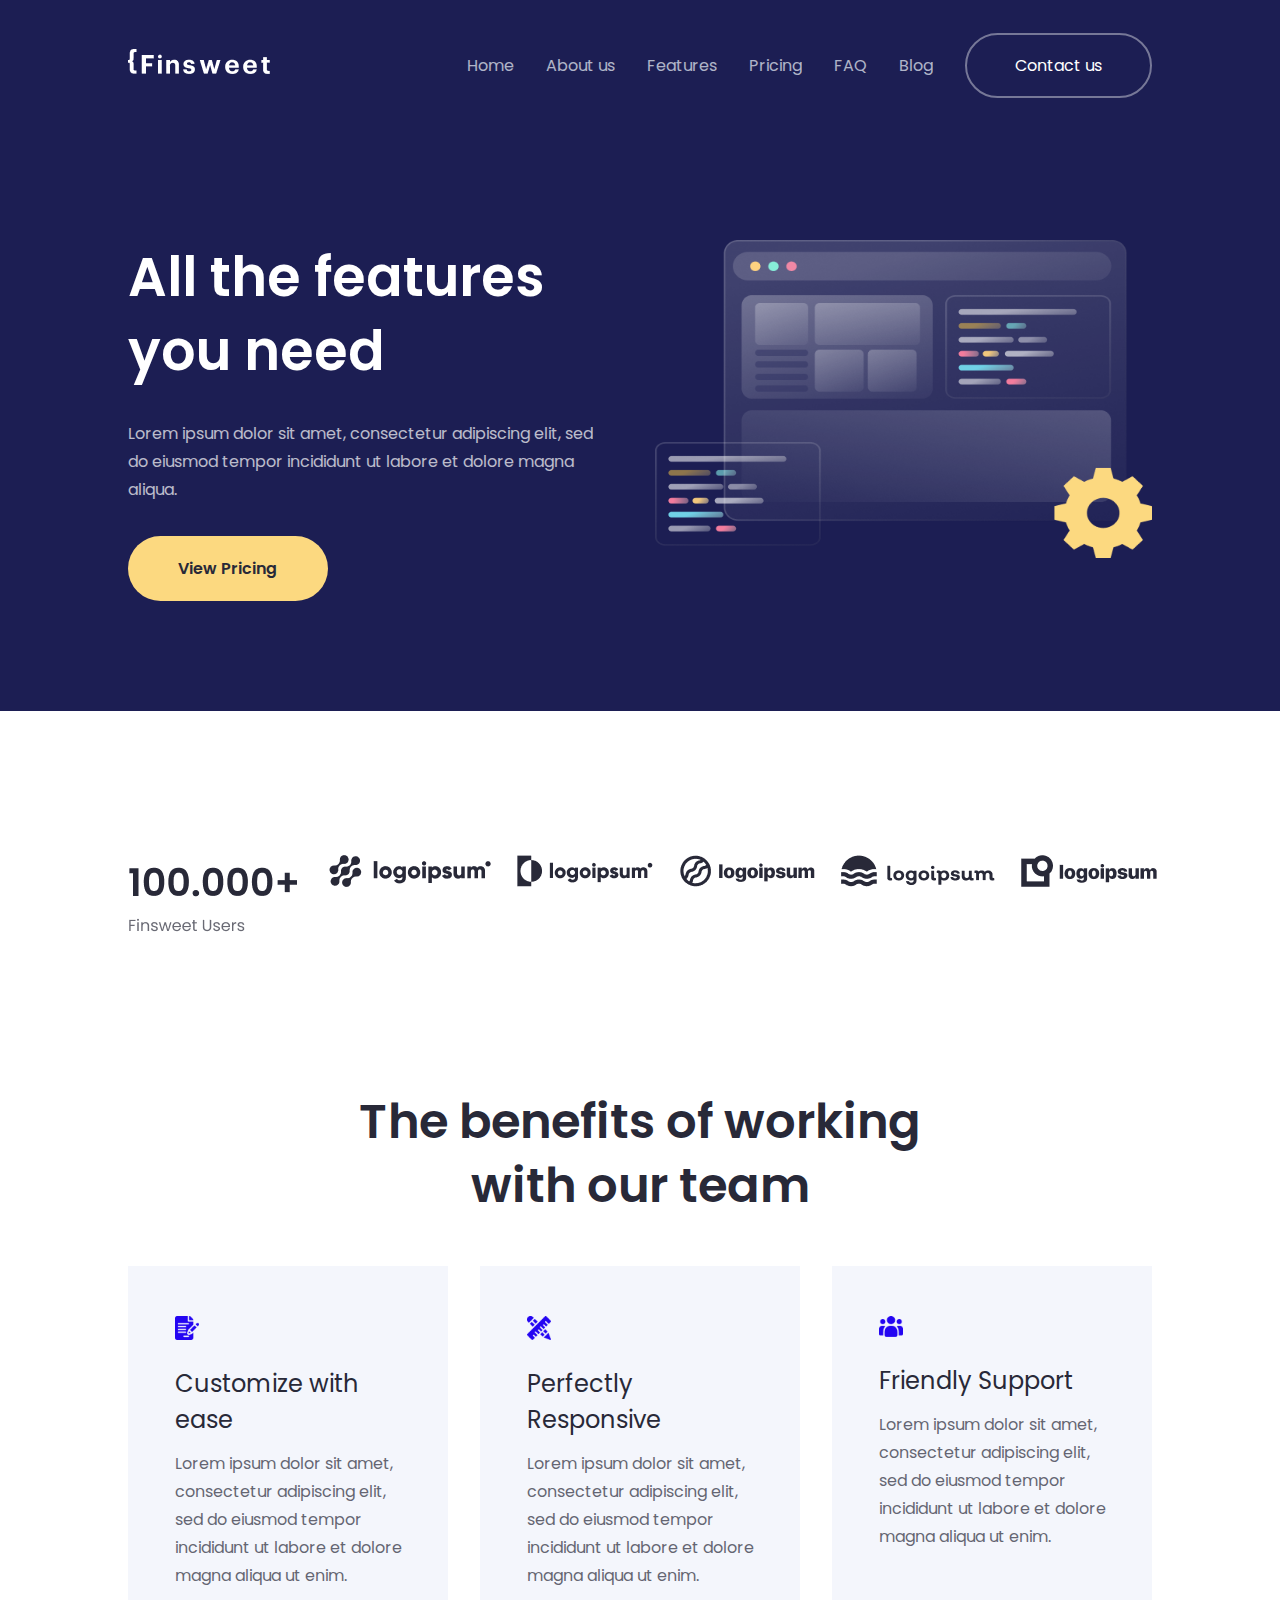
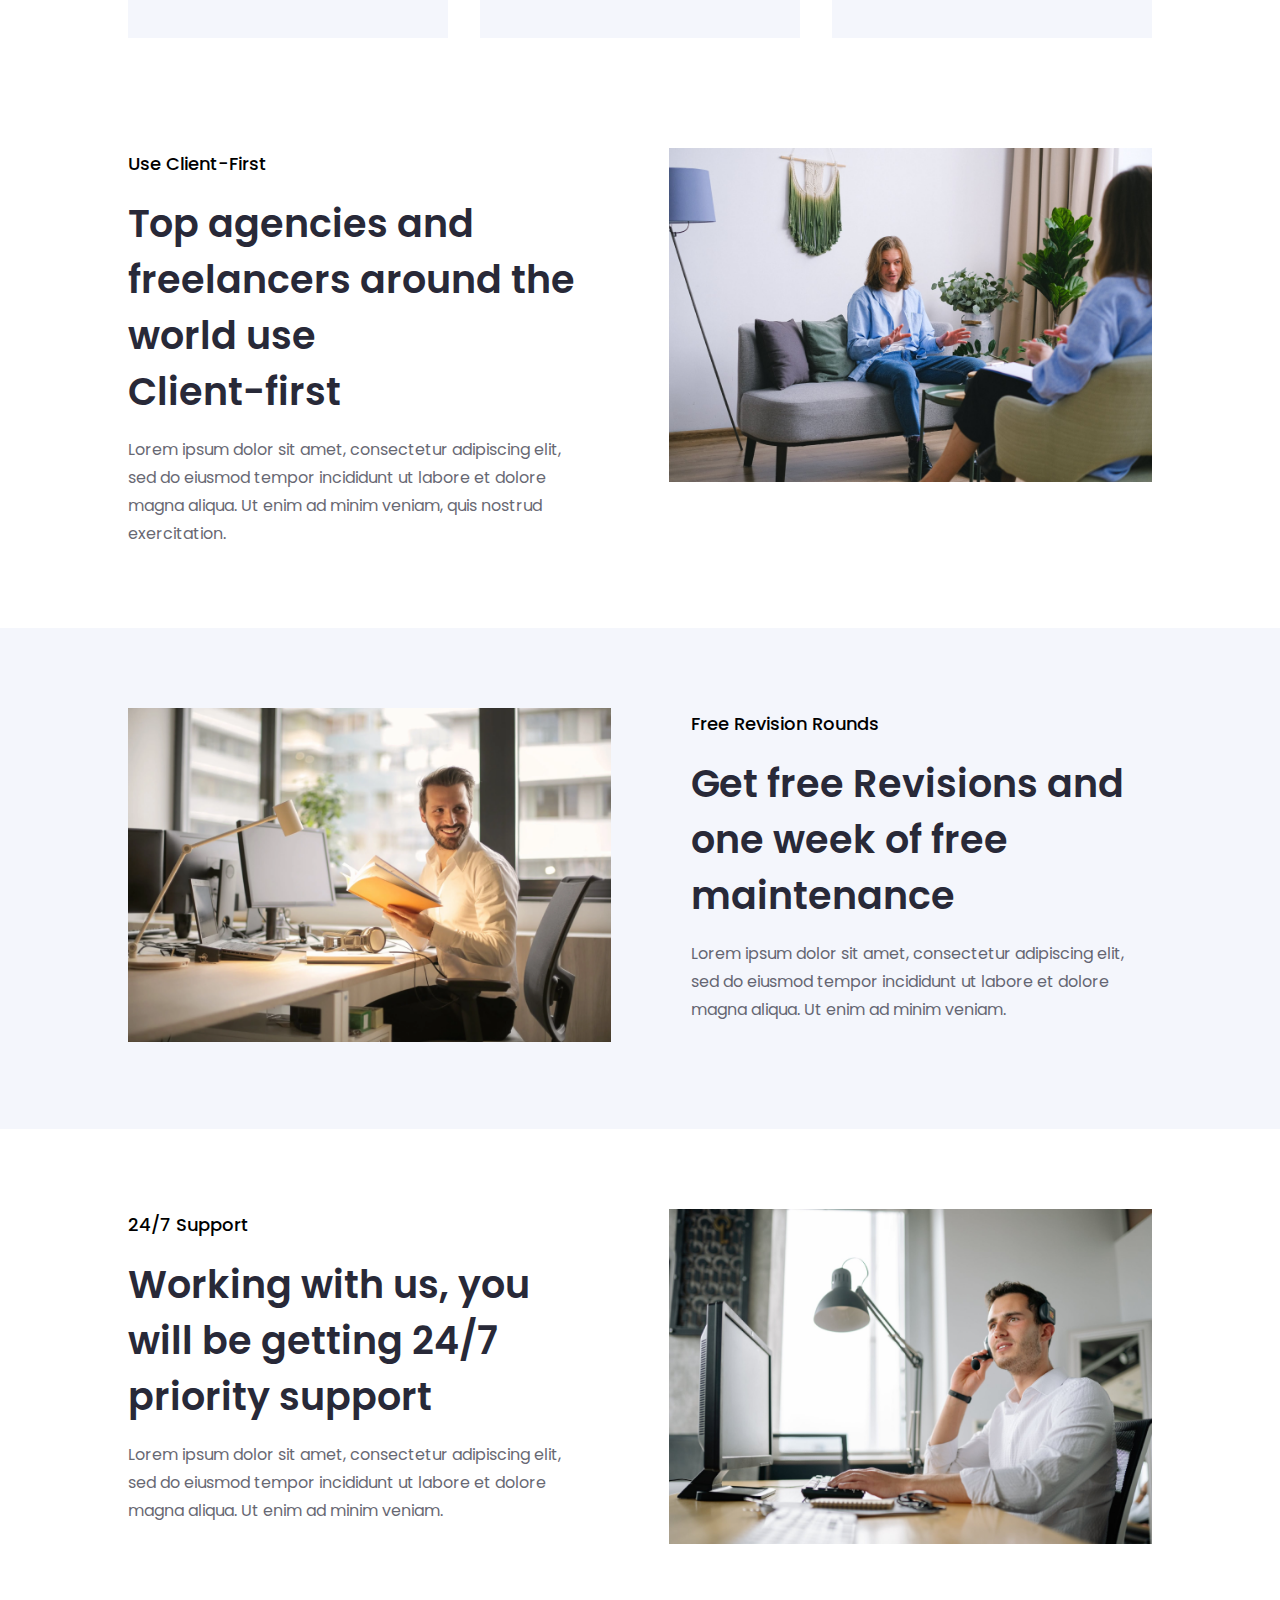
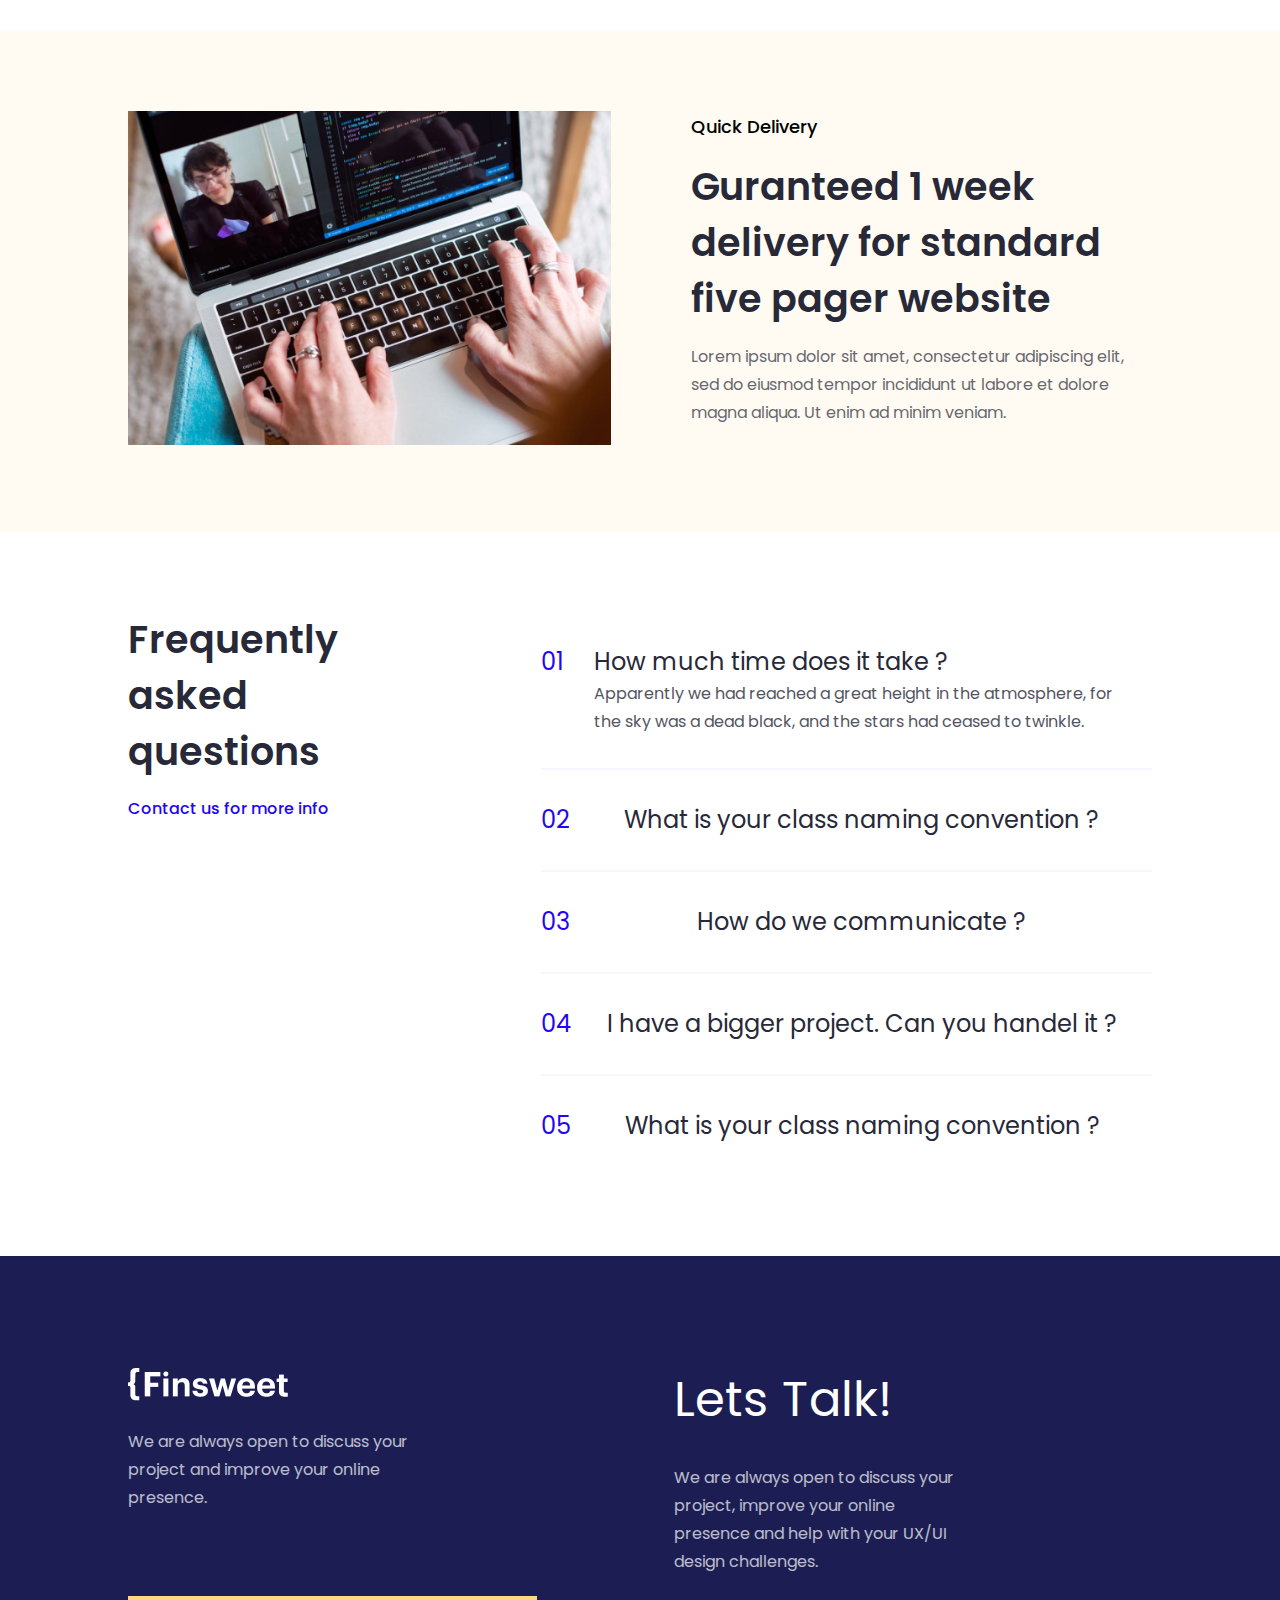
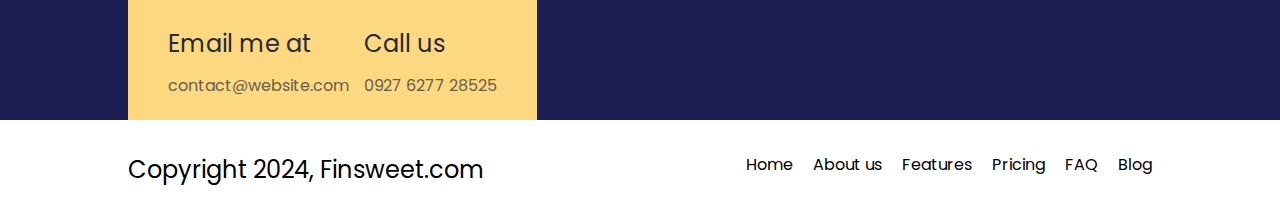
<file: feature.html>
<!DOCTYPE html>
<html lang="en">
<head>
    <meta charset="UTF-8">
    <meta name="viewport" content="width=device-width, initial-scale=1.0">
    <title>Features</title>
    <link rel="preconnect" href="https://fonts.googleapis.com">
    <link rel="preconnect" href="https://fonts.gstatic.com" crossorigin>
    <link href="https://fonts.googleapis.com/css2?family=Poppins:ital,wght@0,100;0,200;0,300;0,400;0,500;0,600;0,700;0,800;0,900;1,100;1,200;1,300;1,400;1,500;1,600;1,700;1,800;1,900&display=swap" rel="stylesheet">
    <link rel="stylesheet" href="https://cdnjs.cloudflare.com/ajax/libs/font-awesome/6.5.2/css/all.min.css" integrity="sha512-SnH5WK+bZxgPHs44uWIX+LLJAJ9/2PkPKZ5QiAj6Ta86w+fsb2TkcmfRyVX3pBnMFcV7oQPJkl9QevSCWr3W6A==" crossorigin="anonymous" referrerpolicy="no-referrer" />
    <link rel="stylesheet" href="https://cdnjs.cloudflare.com/ajax/libs/font-awesome/6.5.2/css/all.min.css" integrity="sha512-SnH5WK+bZxgPHs44uWIX+LLJAJ9/2PkPKZ5QiAj6Ta86w+fsb2TkcmfRyVX3pBnMFcV7oQPJkl9QevSCWr3W6A==" crossorigin="anonymous" referrerpolicy="no-referrer" />
    <link rel="stylesheet" href="./assets/style/style.css">
</head>
<body>
    <!--header-->
    <header id="header" class="blue-background">
        <div class="container">
            <div class="header-box flexrow">
                <div class="header-logo">
                    <img src="./assets/images/logo Scope.png" alt="">
                    <img src="./assets/images/logo F.png" alt="">
                    <img src="./assets/images/logo i.png" alt="">
                    <img src="./assets/images/logo n.png" alt="">
                    <img src="./assets/images/logo s.png" alt="">
                    <img src="./assets/images/logo w.png" alt="">
                    <img src="./assets/images/logo e.png" alt="">
                    <img src="./assets/images/logo e.png" alt="">
                    <img src="./assets/images/logo t.png" alt="">
                </div>
                <div class="header-right flexrow">
                    <menu class="header-menu">
                        <ul class="header-menu-list flexrow">
                            <li class="header-menu-item">
                                <a class="opacity_70" href="./old skillls/index.html">Home</a>
                            </li>
                            <li class="header-menu-item">
                                <a class="opacity_70" href="./old skillls/aboutUspage.html">About us</a>
                            </li>
                            <li class="header-menu-item">
                                <a class="opacity_70" href="./feature.html">Features</a>
                            </li>
                            <li class="header-menu-item">
                                <a class="opacity_70" href="">Pricing</a>
                            </li>
                            <li class="header-menu-item">
                                <a class="opacity_70" href="">FAQ</a>
                            </li>
                            <li class="header-menu-item">
                                <a class="opacity_70" href="">Blog</a>
                            </li>
                        </ul>
                    </menu>

                    <div class="button isPrimary contactbtn">
                        <a href="#">Contact us</a>
                    </div>
                </div>
            </div>
        </div>
    </header>

    <!--hero-->
    <section id="f-hero" class="blue-background primarySectionPadding">
        <div class="container">
            <div class="f-hero-box flexrow">
                <div class="f-hero-box_left">
                    <div class="f-hero-card flexcolumn">
                        <h1 class="bold-text white-text">All the features you need</h1>
                        <p class="white-text">Lorem ipsum dolor sit amet, consectetur adipiscing elit, sed do eiusmod tempor incididunt ut labore et dolore magna aliqua.</p>
                        
                        <div class="button isPrimary yellowbtn ">
                            <a class="primary-text-color bold-text" href="#">View Pricing</a>
                        </div>

                    </div>
                </div>
                <div class="f-hero-box_right fitImage">
                    <div class="hero-img">
                        <img src="./assets/images/Feature Hero Illustration.png" alt="Feature Hero Illustration">
                    </div>
                </div>
            </div>
        </div>
    </section>

    <!--supporters-->
    <section id="supporters" class="white-background primarySectionPadding">
        <div class="container">
            <div class="supporters-box flexrow">
                <div class="supporters-logo">
                    <img src="./assets/images/Logo Number.png" alt="">
                </div>
                <div class="supporters-logo">
                    <img src="./assets/images/Logo 1.png" alt="">
                </div>
                <div class="supporters-logo">
                    <img src="./assets/images/Logo 2.png" alt="">
                </div>
                <div class="supporters-logo">
                    <img src="./assets/images/Logo 3.png" alt="">
                </div>
                <div class="supporters-logo">
                    <img src="./assets/images/Logo 4.png" alt="">
                </div>
                <div class="supporters-logo">
                    <img src="./assets/images/Logo 5.png" alt="">
                </div>
            </div>
        </div>
    </section>

    <!--benefits-->
    <section id="benefits" class="white-background">
        <div class="container">
            <div class="benefits-box flexcolumn">
                <h2 class="primary-text-color bold-text">The benefits of working with our team</h2>
                <div class="benefits-cards flexrow">
                    <div class="benefits-card grey-background flexcolumn">
                        <img src="./assets/images/benefitlogo1.png" alt="">
                        <div class="benefits-card-txt flexcolumn">
                            <h6 class="primary-text-color">Customize with ease</h6>
                            <p class="primary-text-color">Lorem ipsum dolor sit amet, consectetur adipiscing elit, sed do eiusmod tempor incididunt ut labore et dolore magna aliqua ut enim.</p>
                        </div>
                    </div>
                    <div class="benefits-card grey-background flexcolumn">
                        <img src="./assets/images/benefitlogo2.png" alt="">
                        <div class="benefits-card-txt flexcolumn">
                            <h6 class="primary-text-color">Perfectly Responsive</h6>
                            <p class="primary-text-color">Lorem ipsum dolor sit amet, consectetur adipiscing elit, sed do eiusmod tempor incididunt ut labore et dolore magna aliqua ut enim.</p>
                        </div>
                    </div>
                    <div class="benefits-card grey-background flexcolumn">
                        <img src="./assets/images/benefitlogo3.png" alt="">
                        <div class="benefits-card-txt flexcolumn">
                            <h6 class="primary-text-color">Friendly Support</h6>
                            <p class="primary-text-color">Lorem ipsum dolor sit amet, consectetur adipiscing elit, sed do eiusmod tempor incididunt ut labore et dolore magna aliqua ut enim.</p>
                        </div>
                    </div>
                </div>
            </div>
        </div>
    </section>

    <!--client-->
    <section id="client" class="white-background primarySectionPadding">
        <div class="container">
            <div class="client-box flexrow">
                <div class="client-left flexcolumn">
                    <h6 class="semibold-text">Use Client-First</h6>
                    <h3 class="bold-text primary-text-color">Top agencies and freelancers around the world use <br>Client-first </h3>
                    <p class="primary-text-color">Lorem ipsum dolor sit amet, consectetur adipiscing elit, sed do eiusmod tempor incididunt ut labore et dolore magna aliqua. Ut enim ad minim veniam, quis nostrud exercitation.</p>
                </div>
                <div class="client-right fitImage">
                    <img src="./assets/images/client.png" alt="man-explaining-problems-to-faceless-psychologist">
                </div>
            </div>
        </div>
    </section>

    <!--revision-->
    <section id="revision" class="grey-background primarySectionPadding">
        <div class="container">
            <div class="revision-box flexrow">
                <div class="revision-left fitImage">
                    <img src="./assets/images/rivision.png" alt="photo-of-man-holding-a-book">
                </div>
                <div class="revision-right flexcolumn">
                    <h6 class="semibold-text">Free Revision Rounds</h6>
                    <h3 class="bold-text primary-text-color">Get free Revisions and one week of free maintenance</h3>
                    <p class="primary-text-color">Lorem ipsum dolor sit amet, consectetur adipiscing elit, sed do eiusmod tempor incididunt ut labore et dolore magna aliqua. Ut enim ad minim veniam.</p>
                </div>
            </div>
        </div>
    </section>

    <!--support--> <!--Styling is added in _client.scss-->
    <section id="support" class="white-background primarySectionPadding">
        <div class="container">
            <div class="support-box flexrow">
                <div class="support-left flexcolumn">
                    <h6 class="semibold-text">24/7 Support</h6>
                    <h3 class="bold-text primary-text-color">Working with us, you will be getting 24/7 priority support</h3>
                    <p class="primary-text-color">Lorem ipsum dolor sit amet, consectetur adipiscing elit, sed do eiusmod tempor incididunt ut labore et dolore magna aliqua. Ut enim ad minim veniam.</p>
                </div>
                <div class="support-right fitImage">
                    <img src="./assets/images/support.png" alt="a-man-working-in-a-call-center">
                </div>
            </div>
        </div>
    </section>

    <!--delivery--> <!--Styling is added in _revision.scss-->
    <section id="delivery" class="yellow-background primarySectionPadding">
        <div class="container">
            <div class="delivery-box flexrow">
                <div class="delivery-left fitImage">
                    <img src="./assets/images/delivery.png" alt="person-using-macbook-pro">
                </div>
                <div class="delivery-right flexcolumn">
                    <h6 class="semibold-text">Quick Delivery</h6>
                    <h3 class="bold-text primary-text-color">Guranteed 1 week delivery for standard five pager website</h3>
                    <p class="primary-text-color">Lorem ipsum dolor sit amet, consectetur adipiscing elit, sed do eiusmod tempor incididunt ut labore et dolore magna aliqua. Ut enim ad minim veniam.</p>
                </div>
            </div>
        </div>
    </section>

    <!--questions-->
    <section id="questions" class="white-background primarySectionPadding">
        <div class="container">
            <div class="questions-box flexrow primary-text-color">
                <div class="questions-left flexcolumn">
                    <h3 class="bold-text">Frequently asked questions</h3>
                    <a class="royalblue-text semibold-text" href="#">Contact us for more info</a>
                </div>
                <div class="questions-right flexcolumn">
                    <div class="questions-sentences flexrow semibold-text primary-text-color">
                        <div class="questions-sentences-left">
                            <h6 class="royalblue-text">01</h6>
                        </div>
                        <div class="questions-sentences-middle">
                            <h6>How much time does it take ?</h6>
                            <p class="opacity_80">Apparently we had reached a great height in the atmosphere, for the sky was a dead black, and the stars had ceased to twinkle.</p>
                        </div>
                        <div class="questions-sentences-right">
                            <i class="fa-solid fa-xmark"></i>
                        </div>
                    </div>
                    <div class="questions-sentences flexrow semibold-text primary-text-color">
                        <div class="questions-sentences-left">
                            <h6 class="royalblue-text">02</h6>
                        </div>
                        <div class="questions-sentences-middle">
                            <h6>What is your class naming convention ?</h6>
                        </div>
                        <div class="questions-sentences-right">
                            <i class="fa-solid fa-plus"></i>
                        </div>

                    </div>
                    <div class="questions-sentences flexrow semibold-text primary-text-color">
                        <div class="questions-sentences-left">
                            <h6 class="royalblue-text">03</h6>
                        </div>
                        <div class="questions-sentences-middle">
                            <h6>How do we communicate ?</h6>
                        </div>
                        <div class="questions-sentences-right">
                            <i class="fa-solid fa-plus"></i>
                        </div>

                    </div>
                    <div class="questions-sentences flexrow semibold-text primary-text-color">
                        <div class="questions-sentences-left">
                            <h6 class="royalblue-text">04</h6>
                        </div>
                        <div class="questions-sentences-middle">
                            <h6>I have a bigger project. Can you handel it ?</h6>
                        </div>
                        <div class="questions-sentences-right">
                            <i class="fa-solid fa-plus"></i>
                        </div>

                    </div>
                    <div class="questions-sentences flexrow semibold-text primary-text-color">
                        <div class="questions-sentences-left">
                            <h6 class="royalblue-text">05</h6>
                        </div>
                        <div class="questions-sentences-middle">
                            <h6>What is your class naming convention ?</h6>
                        </div>
                        <div class="questions-sentences-right">
                            <i class="fa-solid fa-plus"></i>
                        </div>

                    </div>
                </div>
            </div>
        </div>
    </section>

    <!--footer-->
    <section id="contact" class="blue-background">
        <div class="container">
            <div class="contact-box flexrow">
                <div class="contact-left flexcolumn">
                    <div class="logo">
                        <img src="./assets/images/Logo.png" alt="">
                        <p class="white-text">We are always open to discuss your project and improve your online presence.</p>
                    </div>
                    <div class="contact-info flexrow yellow-background-1 primary-text-color">
                        <div class="email">
                            <h6>Email me at</h6>
                            <p>contact@website.com</p>
                        </div>
                        <div class="phone">
                            <h6>Call us</h6>
                            <p>0927 6277 28525</p>
                        </div>
                    </div>
                </div>
                <div class="contact-right white-text flexcolumn">
                    <h2>Lets Talk!</h2>
                    <p>We are always open to discuss your project, improve your online presence and help with your UX/UI design challenges.</p>
                    <div class="icons flexrow">
                        <i class="fa-brands fa-facebook"></i>
                        <i class="fa-brands fa-twitter"></i>
                        <i class="fa-brands fa-instagram"></i>
                        <i class="fa-brands fa-linkedin"></i>
                    </div>
                </div>
            </div>
        </div>
    </section>
    <footer id="footer" class="white-background">
        <div class="container">
            <div class="footer-box flexrow">
                <div class="footer-left">
                    <h6>Copyright 2024, Finsweet.com</h6>
                </div>
                <div class="footer-right">
                    <menu class="footer-menu">
                        <ul class="flexrow">
                            <li class="footer-menu-items">
                                Home
                            </li>
                            <li class="footer-menu-items">
                                About us
                            </li>
                            <li class="footer-menu-items">
                                Features
                            </li>
                            <li class="footer-menu-items">
                                Pricing
                            </li>
                            <li class="footer-menu-items">
                                FAQ
                            </li>
                            <li class="footer-menu-items">
                                Blog
                            </li>
                        </ul>
                    </menu>
                </div>
            </div>
        </div>
    </footer>
</body>
</html>
</file>
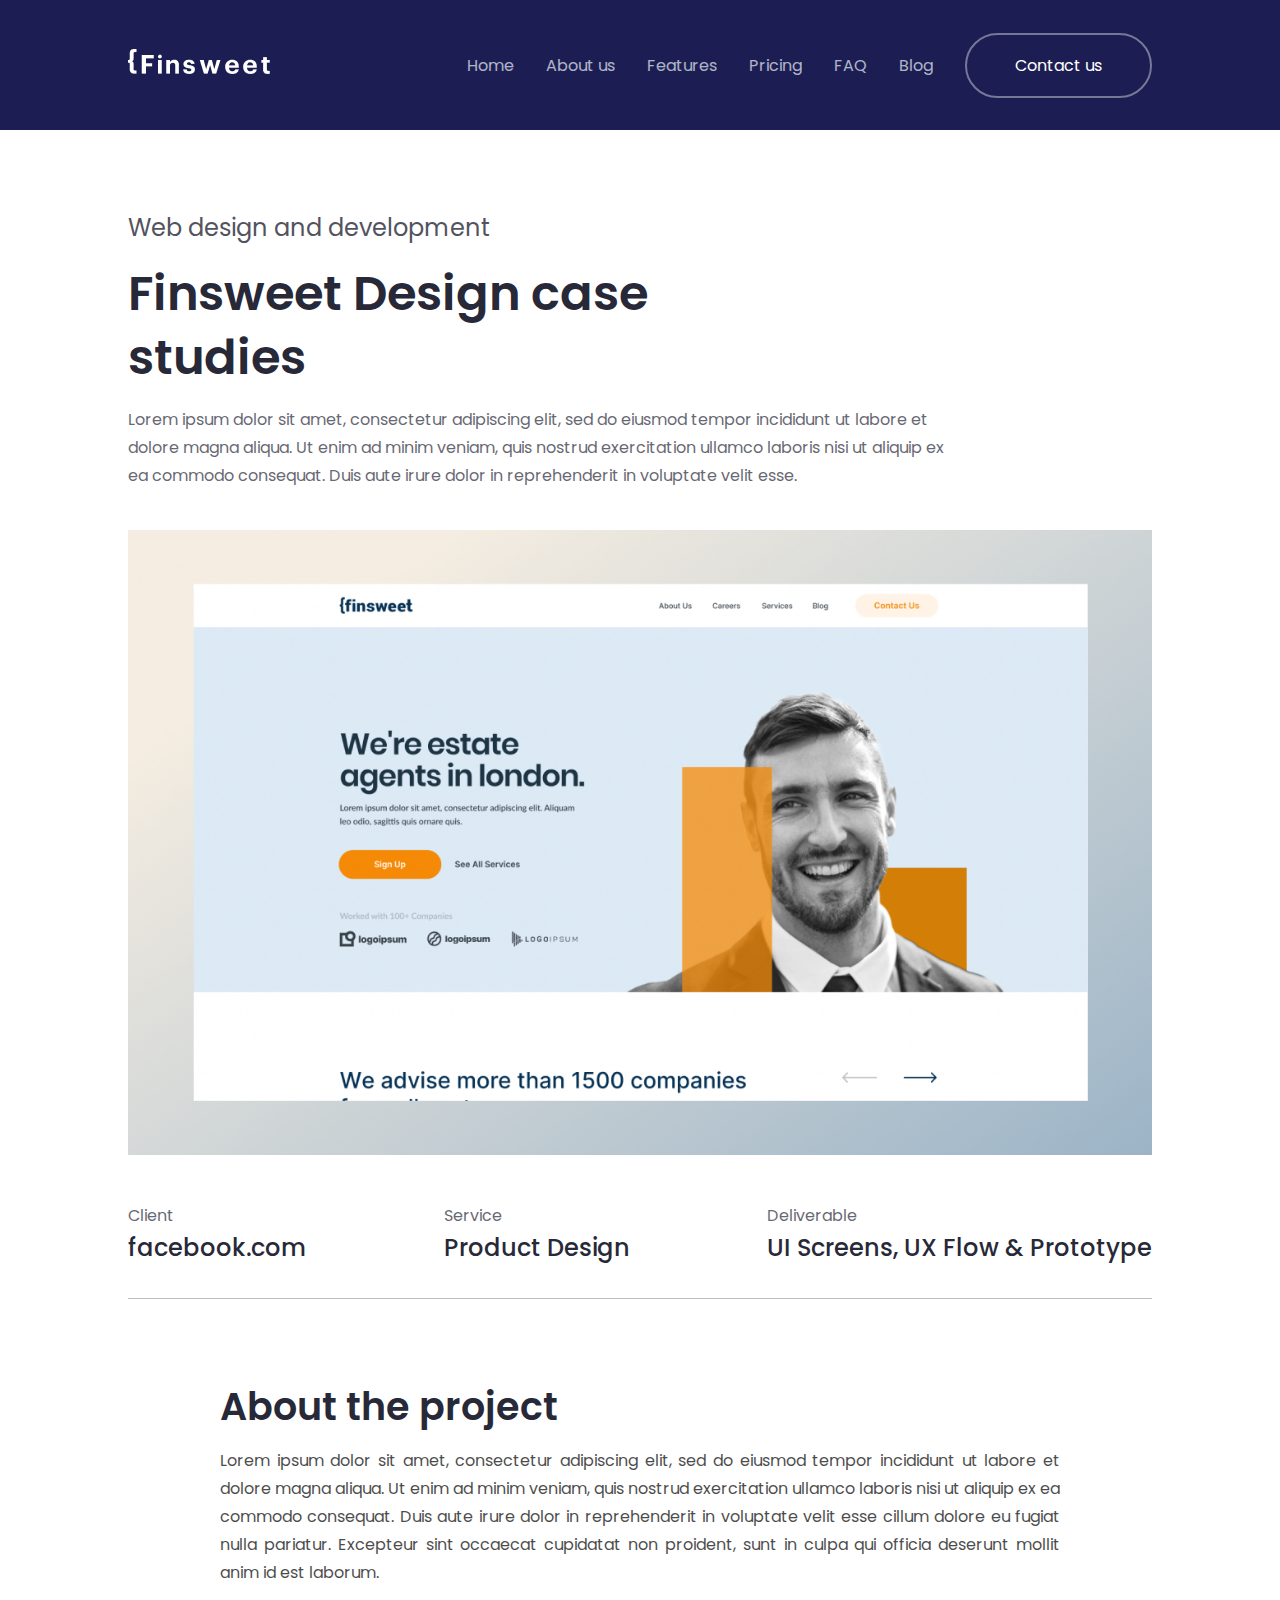
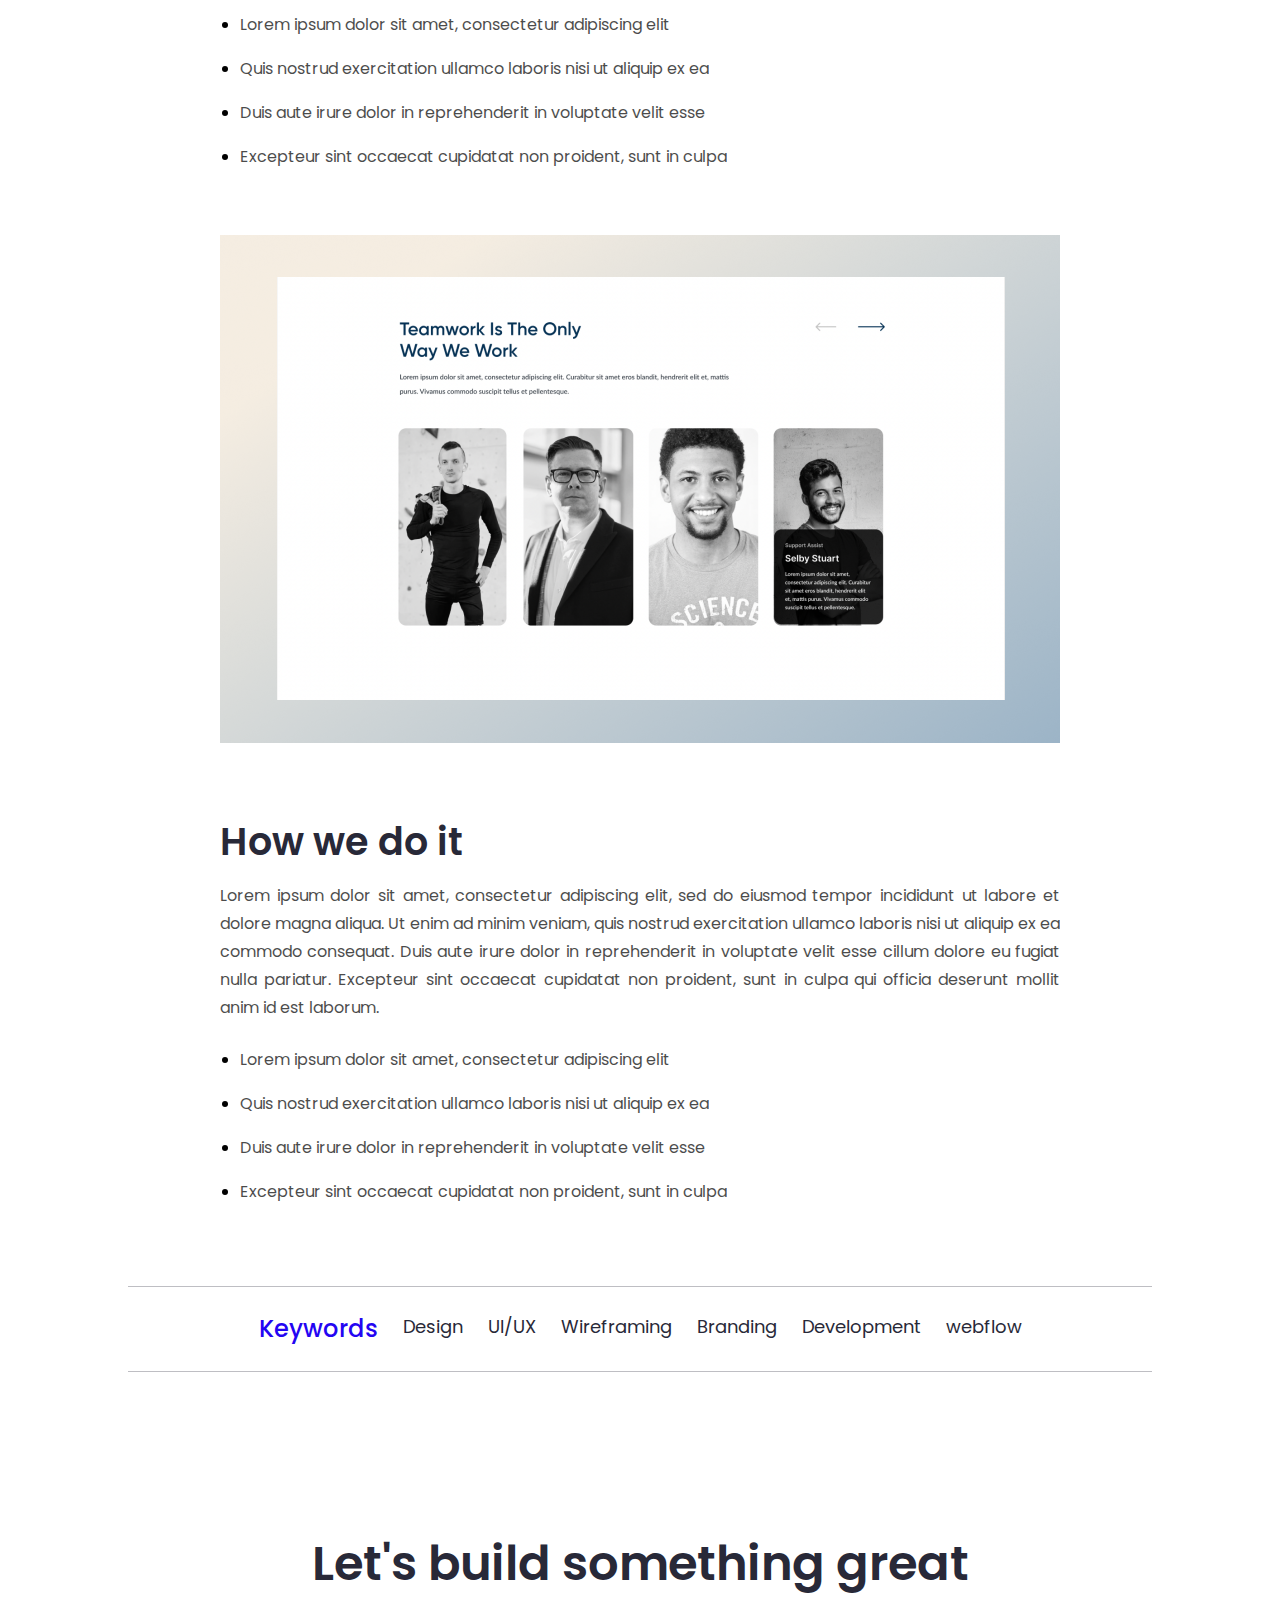
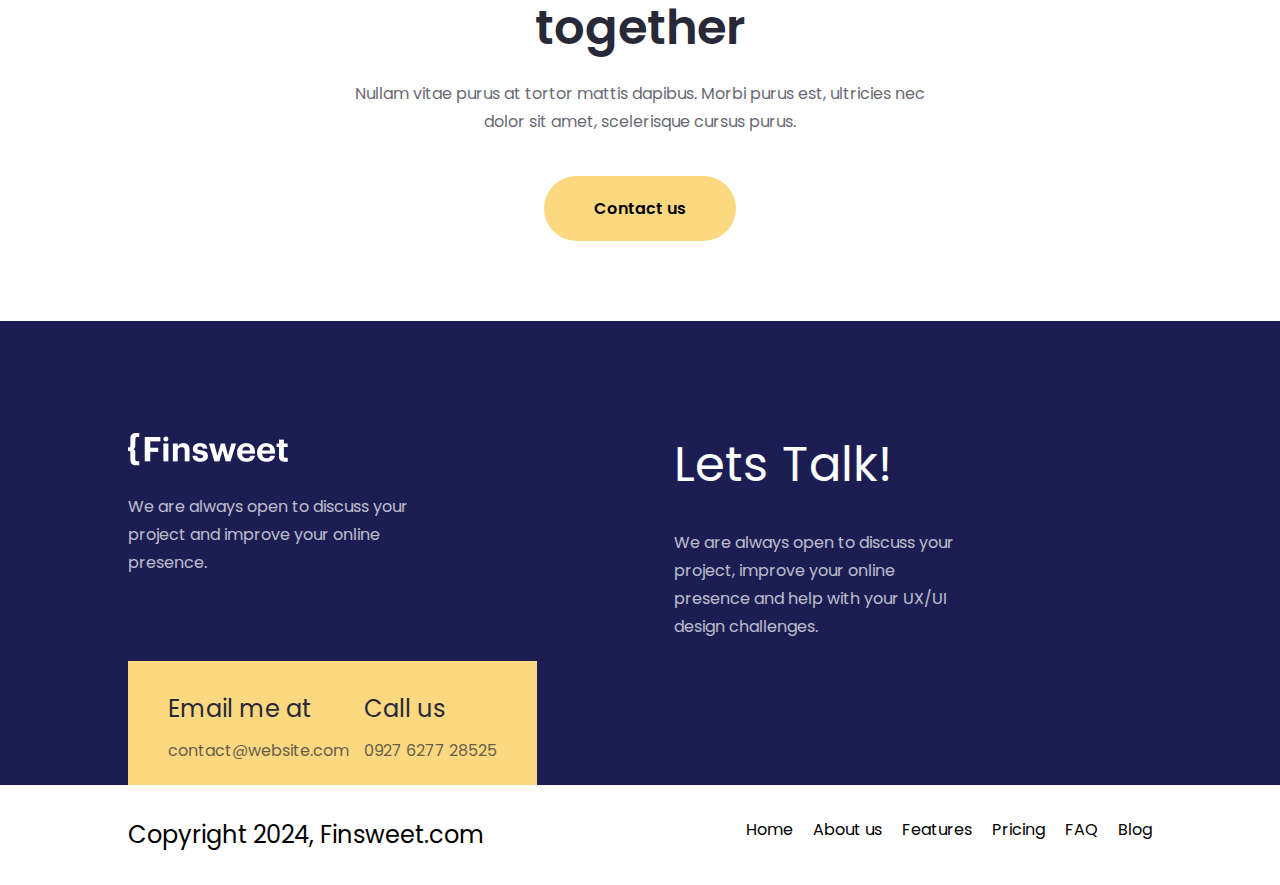
<file: readCaseStudies.html>
<!DOCTYPE html>
<html lang="en">
<head>
    <meta charset="UTF-8">
    <meta name="viewport" content="width=device-width, initial-scale=1.0">
    <title>Read Case Studies</title>
    <link rel="preconnect" href="https://fonts.googleapis.com">
    <link rel="preconnect" href="https://fonts.gstatic.com" crossorigin>
    <link href="https://fonts.googleapis.com/css2?family=Poppins:ital,wght@0,100;0,200;0,300;0,400;0,500;0,600;0,700;0,800;0,900;1,100;1,200;1,300;1,400;1,500;1,600;1,700;1,800;1,900&display=swap" rel="stylesheet">
    <link rel="stylesheet" href="https://cdnjs.cloudflare.com/ajax/libs/font-awesome/6.5.2/css/all.min.css" integrity="sha512-SnH5WK+bZxgPHs44uWIX+LLJAJ9/2PkPKZ5QiAj6Ta86w+fsb2TkcmfRyVX3pBnMFcV7oQPJkl9QevSCWr3W6A==" crossorigin="anonymous" referrerpolicy="no-referrer" />
    <link rel="stylesheet" href="https://cdnjs.cloudflare.com/ajax/libs/font-awesome/6.5.2/css/all.min.css" integrity="sha512-SnH5WK+bZxgPHs44uWIX+LLJAJ9/2PkPKZ5QiAj6Ta86w+fsb2TkcmfRyVX3pBnMFcV7oQPJkl9QevSCWr3W6A==" crossorigin="anonymous" referrerpolicy="no-referrer" />
    <link rel="stylesheet" href="./assets/style/style.css">
</head>
<body>
     <!--header-->
     <header id="header" class="blue-background">
        <div class="container">
            <div class="header-box flexrow">
                <div class="header-logo">
                    <img src="./assets/images/logo Scope.png" alt="">
                    <img src="./assets/images/logo F.png" alt="">
                    <img src="./assets/images/logo i.png" alt="">
                    <img src="./assets/images/logo n.png" alt="">
                    <img src="./assets/images/logo s.png" alt="">
                    <img src="./assets/images/logo w.png" alt="">
                    <img src="./assets/images/logo e.png" alt="">
                    <img src="./assets/images/logo e.png" alt="">
                    <img src="./assets/images/logo t.png" alt="">
                </div>
                <div class="header-right flexrow">
                    <menu class="header-menu">
                        <ul class="header-menu-list flexrow">
                            <li class="header-menu-item">
                                <a class="opacity_70" href="./old skillls/index.html">Home</a>
                            </li>
                            <li class="header-menu-item">
                                <a class="opacity_70" href="./old skillls/aboutUspage.html">About us</a>
                            </li>
                            <li class="header-menu-item">
                                <a class="opacity_70" href="./feature.html">Features</a>
                            </li>
                            <li class="header-menu-item">
                                <a class="opacity_70" href="">Pricing</a>
                            </li>
                            <li class="header-menu-item">
                                <a class="opacity_70" href="">FAQ</a>
                            </li>
                            <li class="header-menu-item">
                                <a class="opacity_70" href="./blog.html">Blog</a>
                            </li>
                        </ul>
                    </menu>

                    <div class="button isPrimary contactbtn">
                        <a href="#">Contact us</a>
                    </div>
                </div>
            </div>
        </div>
    </header>

    <!--design-->
    <section id="design" class="white-background primarySectionPadding">
        <div class="container">
            <div class="design-box primary-text-color flexcolumn">
                <div class="design-text flexcolumn">
                    <h6 class="opacity_80">Web design and development</h6>
                    <h2 class="bold-text">Finsweet Design case studies</h2>
                    <p>Lorem ipsum dolor sit amet, consectetur adipiscing elit, sed do eiusmod tempor incididunt ut labore et dolore magna aliqua. Ut enim ad minim veniam, quis nostrud exercitation ullamco laboris nisi ut aliquip ex ea commodo consequat. Duis aute irure dolor in reprehenderit in voluptate velit esse.</p>
                </div>
                <div class="design-img fitImage">
                    <img src="./assets/images/Templates Cover.png" alt="">
                </div>
                <div class="design-sample flexrow underline-grey">
                    <div class="design-sample_client flexcolumn">
                        <p>Client</p>
                        <h6 class="semibold-text">facebook.com</h6>
                    </div>
                    <div class="design-sample_service flexcolumn">
                        <p>Service</p>
                        <h6 class="semibold-text">Product Design</h6>
                    </div>
                    <div class="design-sample_deliverable flexcolumn">
                        <p>Deliverable</p>
                        <h6 class="semibold-text">UI Screens, UX Flow & Prototype</h6>
                    </div>
                </div>
            </div>
        </div>
    </section>

    <!--about-->
    <section id="about" class="white-background">
        <div class="container">
            <div class="about-box flexcolumn">
                <div class="about-article flexcolumn">
                    <div class="about-article-top flexcolumn">
                        <h3 class="bold-text primary-text-color">About the project</h3>
                        <p>Lorem ipsum dolor sit amet, consectetur adipiscing elit, sed do eiusmod tempor incididunt ut labore et dolore magna aliqua. Ut enim ad minim veniam, quis nostrud exercitation ullamco laboris nisi ut aliquip ex ea commodo consequat. Duis aute irure dolor in reprehenderit in voluptate velit esse cillum dolore eu fugiat nulla pariatur. Excepteur sint occaecat cupidatat non proident, sunt in culpa qui officia deserunt mollit anim id est laborum.</p>
                    </div>
                    <ul class="about-article-list flexcolumn">
                        <li class="about-article-list-item">
                            <p>Lorem ipsum dolor sit amet, consectetur adipiscing elit</p>
                        </li>
                        <li class="about-article-list-item">
                            <p>Quis nostrud exercitation ullamco laboris nisi ut aliquip ex ea</p>
                        </li>
                        <li class="about-article-list-item">
                            <p>Duis aute irure dolor in reprehenderit in voluptate velit esse</p>
                        </li>
                        <li class="about-article-list-item">
                            <p>Excepteur sint occaecat cupidatat non proident, sunt in culpa</p>
                        </li>
                    </ul>
                </div>
                <div class="about-img fitImage">
                    <img src="./assets/images/AboutCover.png" alt="">
                </div>
                <div class="about-article flexcolumn">
                    <div class="about-article-top flexcolumn">
                        <h3 class="bold-text primary-text-color">How we do it</h3>
                        <p>Lorem ipsum dolor sit amet, consectetur adipiscing elit, sed do eiusmod tempor incididunt ut labore et dolore magna aliqua. Ut enim ad minim veniam, quis nostrud exercitation ullamco laboris nisi ut aliquip ex ea commodo consequat. Duis aute irure dolor in reprehenderit in voluptate velit esse cillum dolore eu fugiat nulla pariatur. Excepteur sint occaecat cupidatat non proident, sunt in culpa qui officia deserunt mollit anim id est laborum.</p>
                    </div>
                    <ul class="about-article-list flexcolumn">
                        <li class="about-article-list-item">
                            <p>Lorem ipsum dolor sit amet, consectetur adipiscing elit</p>
                        </li>
                        <li class="about-article-list-item">
                            <p>Quis nostrud exercitation ullamco laboris nisi ut aliquip ex ea</p>
                        </li>
                        <li class="about-article-list-item">
                            <p>Duis aute irure dolor in reprehenderit in voluptate velit esse</p>
                        </li>
                        <li class="about-article-list-item">
                            <p>Excepteur sint occaecat cupidatat non proident, sunt in culpa</p>
                        </li>
                    </ul>
                </div>
            </div>
        </div>
    </section>

    <!--keywords-->
    <section id="keywords" class="white-background primarySectionPadding">
        <div class="container">
            <div class="keywords-box flexrow">
                <ul class="keywords-list flexrow">
                    <li class="keywords-item semibold-text">Keywords</li>
                    <li class="keywords-item primary-text-color opacity-70">Design</li>
                    <li class="keywords-item primary-text-color opacity-70">UI/UX</li>
                    <li class="keywords-item primary-text-color opacity-70">Wireframing</li>
                    <li class="keywords-item primary-text-color opacity-70">Branding</li>
                    <li class="keywords-item primary-text-color opacity-70">Development</li>
                    <li class="keywords-item primary-text-color opacity-70">webflow</li>
                </ul>
            </div>
        </div>
    </section>

    <!--build-->
    <section id="build" class="white-background primarySectionPadding">
        <div class="container">
            <div class="build-box primary-text-color flexcolumn">
                <div class="build-text flexcolumn">
                    <h2 class="bold-text">Let's build something great together</h2>
                    <p>Nullam vitae purus at tortor mattis dapibus. Morbi purus est, ultricies nec dolor sit amet, scelerisque cursus purus.</p>
                </div>
                <div class="button isPrimary yellowbtn">
                    <a class="black-text bold-text" href="#">Contact us</a>
                </div>
            </div>
        </div>
    </section>

     <!--footer-->
     <section id="contact" class="blue-background">
            <div class="container">
                <div class="contact-box flexrow">
                    <div class="contact-left flexcolumn">
                        <div class="logo">
                            <img src="./assets/images/Logo.png" alt="">
                            <p class="white-text">We are always open to discuss your project and improve your online presence.</p>
                        </div>
                        <div class="contact-info flexrow yellow-background-1 primary-text-color">
                            <div class="email">
                                <h6>Email me at</h6>
                                <p>contact@website.com</p>
                            </div>
                            <div class="phone">
                                <h6>Call us</h6>
                                <p>0927 6277 28525</p>
                            </div>
                        </div>
                    </div>
                    <div class="contact-right white-text flexcolumn">
                        <h2>Lets Talk!</h2>
                        <p>We are always open to discuss your project, improve your online presence and help with your UX/UI design challenges.</p>
                        <div class="icons flexrow">
                            <i class="fa-brands fa-facebook"></i>
                            <i class="fa-brands fa-twitter"></i>
                            <i class="fa-brands fa-instagram"></i>
                            <i class="fa-brands fa-linkedin"></i>
                        </div>
                    </div>
                </div>
            </div>
    </section>
    <footer id="footer" class="white-background">
            <div class="container">
                <div class="footer-box flexrow">
                    <div class="footer-left">
                        <h6>Copyright 2024, Finsweet.com</h6>
                    </div>
                    <div class="footer-right">
                        <menu class="footer-menu">
                            <ul class="flexrow">
                                <li class="footer-menu-items">
                                    Home
                                </li>
                                <li class="footer-menu-items">
                                    About us
                                </li>
                                <li class="footer-menu-items">
                                    Features
                                </li>
                                <li class="footer-menu-items">
                                    Pricing
                                </li>
                                <li class="footer-menu-items">
                                    FAQ
                                </li>
                                <li class="footer-menu-items">
                                    Blog
                                </li>
                            </ul>
                        </menu>
                    </div>
                </div>
            </div>
    </footer>
</body>
</html>
</file>
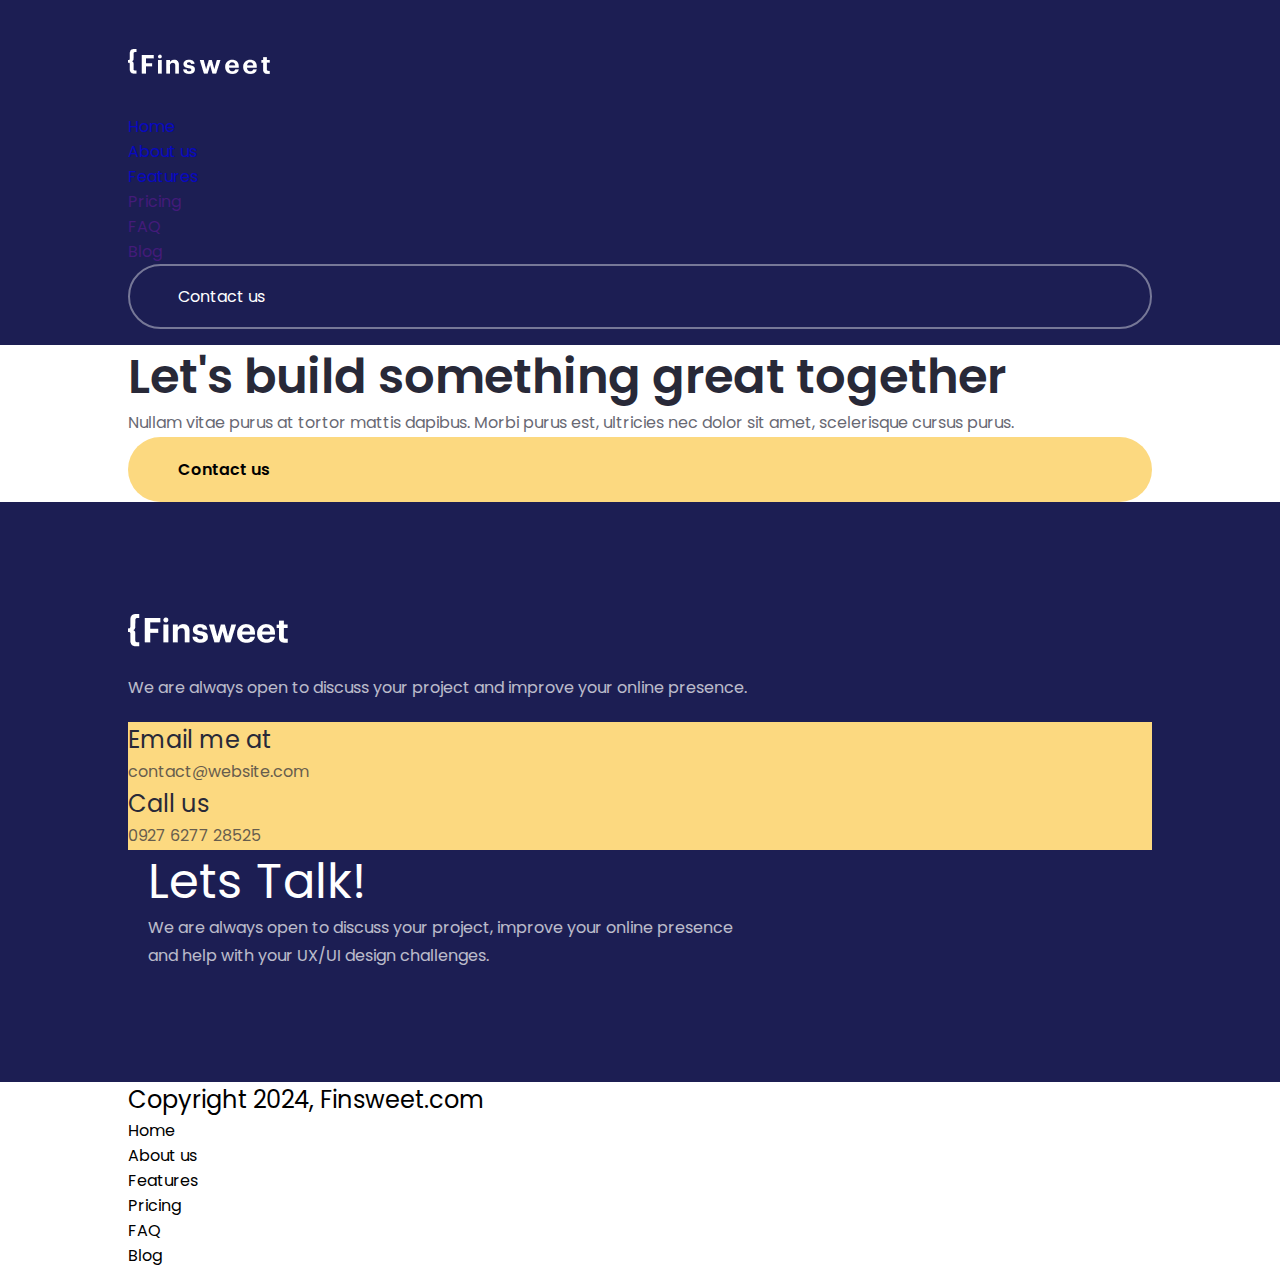
<file: viewCaseStudies.html>
<!DOCTYPE html>
<html lang="en">
<head>
    <meta charset="UTF-8">
    <meta name="viewport" content="width=device-width, initial-scale=1.0">
    <title>View Case Studies</title>
    <link rel="preconnect" href="https://fonts.googleapis.com">
    <link rel="preconnect" href="https://fonts.gstatic.com" crossorigin>
    <link href="https://fonts.googleapis.com/css2?family=Poppins:ital,wght@0,100;0,200;0,300;0,400;0,500;0,600;0,700;0,800;0,900;1,100;1,200;1,300;1,400;1,500;1,600;1,700;1,800;1,900&display=swap" rel="stylesheet">
    <link rel="stylesheet" href="https://cdnjs.cloudflare.com/ajax/libs/font-awesome/6.5.2/css/all.min.css" integrity="sha512-SnH5WK+bZxgPHs44uWIX+LLJAJ9/2PkPKZ5QiAj6Ta86w+fsb2TkcmfRyVX3pBnMFcV7oQPJkl9QevSCWr3W6A==" crossorigin="anonymous" referrerpolicy="no-referrer" />
    <link rel="stylesheet" href="https://cdnjs.cloudflare.com/ajax/libs/font-awesome/6.5.2/css/all.min.css" integrity="sha512-SnH5WK+bZxgPHs44uWIX+LLJAJ9/2PkPKZ5QiAj6Ta86w+fsb2TkcmfRyVX3pBnMFcV7oQPJkl9QevSCWr3W6A==" crossorigin="anonymous" referrerpolicy="no-referrer" />
    <link rel="stylesheet" href="./assets/style/style.css">
</head>
<body>
     <!--header-->
     <header id="header" class="blue-background">
        <div class="container">
            <div class="header-box">
                <div class="header-logo">
                    <img src="./assets/images/logo Scope.png" alt="">
                    <img src="./assets/images/logo F.png" alt="">
                    <img src="./assets/images/logo i.png" alt="">
                    <img src="./assets/images/logo n.png" alt="">
                    <img src="./assets/images/logo s.png" alt="">
                    <img src="./assets/images/logo w.png" alt="">
                    <img src="./assets/images/logo e.png" alt="">
                    <img src="./assets/images/logo e.png" alt="">
                    <img src="./assets/images/logo t.png" alt="">
                </div>
                <div class="header-right">
                    <menu class="header-menu">
                        <ul class="header-menu-list">
                            <li class="header-menu-item">
                                <a class="opacity_70" href="./old skillls/index.html">Home</a>
                            </li>
                            <li class="header-menu-item">
                                <a class="opacity_70" href="./old skillls/aboutUspage.html">About us</a>
                            </li>
                            <li class="header-menu-item">
                                <a class="opacity_70" href="./feature.html">Features</a>
                            </li>
                            <li class="header-menu-item">
                                <a class="opacity_70" href="">Pricing</a>
                            </li>
                            <li class="header-menu-item">
                                <a class="opacity_70" href="">FAQ</a>
                            </li>
                            <li class="header-menu-item">
                                <a class="opacity_70" href="">Blog</a>
                            </li>
                        </ul>
                    </menu>

                    <div class="button isPrimary contactbtn">
                        <a href="#">Contact us</a>
                    </div>
                </div>
            </div>
        </div>
    </header>

    <!--design-->
    <section id="design" class="white-background">

    </section>

    <!--about-->
    <section id="about" class="white-background">

    </section>

    <!--build-->
    <section id="build" class="white-background">
        <div class="container">
            <div class="build-box primary-text-color">
                <div class="build-text">
                    <h2 class="bold-text">Let's build something great together</h2>
                    <p>Nullam vitae purus at tortor mattis dapibus. Morbi purus est, ultricies nec dolor sit amet, scelerisque cursus purus.</p>
                </div>
                <div class="button isPrimary yellowbtn">
                    <a class="black-text bold-text" href="#">Contact us</a>
                </div>
            </div>
        </div>
    </section>

         <!--footer-->
         <section id="contact" class="blue-background">
            <div class="container">
                <div class="contact-box">
                    <div class="contact-left">
                        <div class="logo">
                            <img src="./assets/images/Logo.png" alt="">
                            <p class="white-text">We are always open to discuss your project and improve your online presence.</p>
                        </div>
                        <div class="contact-info yellow-background-1 primary-text-color">
                            <div class="email">
                                <h6>Email me at</h6>
                                <p>contact@website.com</p>
                            </div>
                            <div class="phone">
                                <h6>Call us</h6>
                                <p>0927 6277 28525</p>
                            </div>
                        </div>
                    </div>
                    <div class="contact-right white-text">
                        <h2>Lets Talk!</h2>
                        <p>We are always open to discuss your project, improve your online presence and help with your UX/UI design challenges.</p>
                        <div class="icons">
                            <i class="fa-brands fa-facebook"></i>
                            <i class="fa-brands fa-twitter"></i>
                            <i class="fa-brands fa-instagram"></i>
                            <i class="fa-brands fa-linkedin"></i>
                        </div>
                    </div>
                </div>
            </div>
        </section>
        <footer id="footer" class="white-background">
            <div class="container">
                <div class="footer-box">
                    <div class="footer-left">
                        <h6>Copyright 2024, Finsweet.com</h6>
                    </div>
                    <div class="footer-right">
                        <menu class="footer-menu">
                            <ul>
                                <li class="footer-menu-items">
                                    Home
                                </li>
                                <li class="footer-menu-items">
                                    About us
                                </li>
                                <li class="footer-menu-items">
                                    Features
                                </li>
                                <li class="footer-menu-items">
                                    Pricing
                                </li>
                                <li class="footer-menu-items">
                                    FAQ
                                </li>
                                <li class="footer-menu-items">
                                    Blog
                                </li>
                            </ul>
                        </menu>
                    </div>
                </div>
            </div>
        </footer>
</body>
</html>
</file>
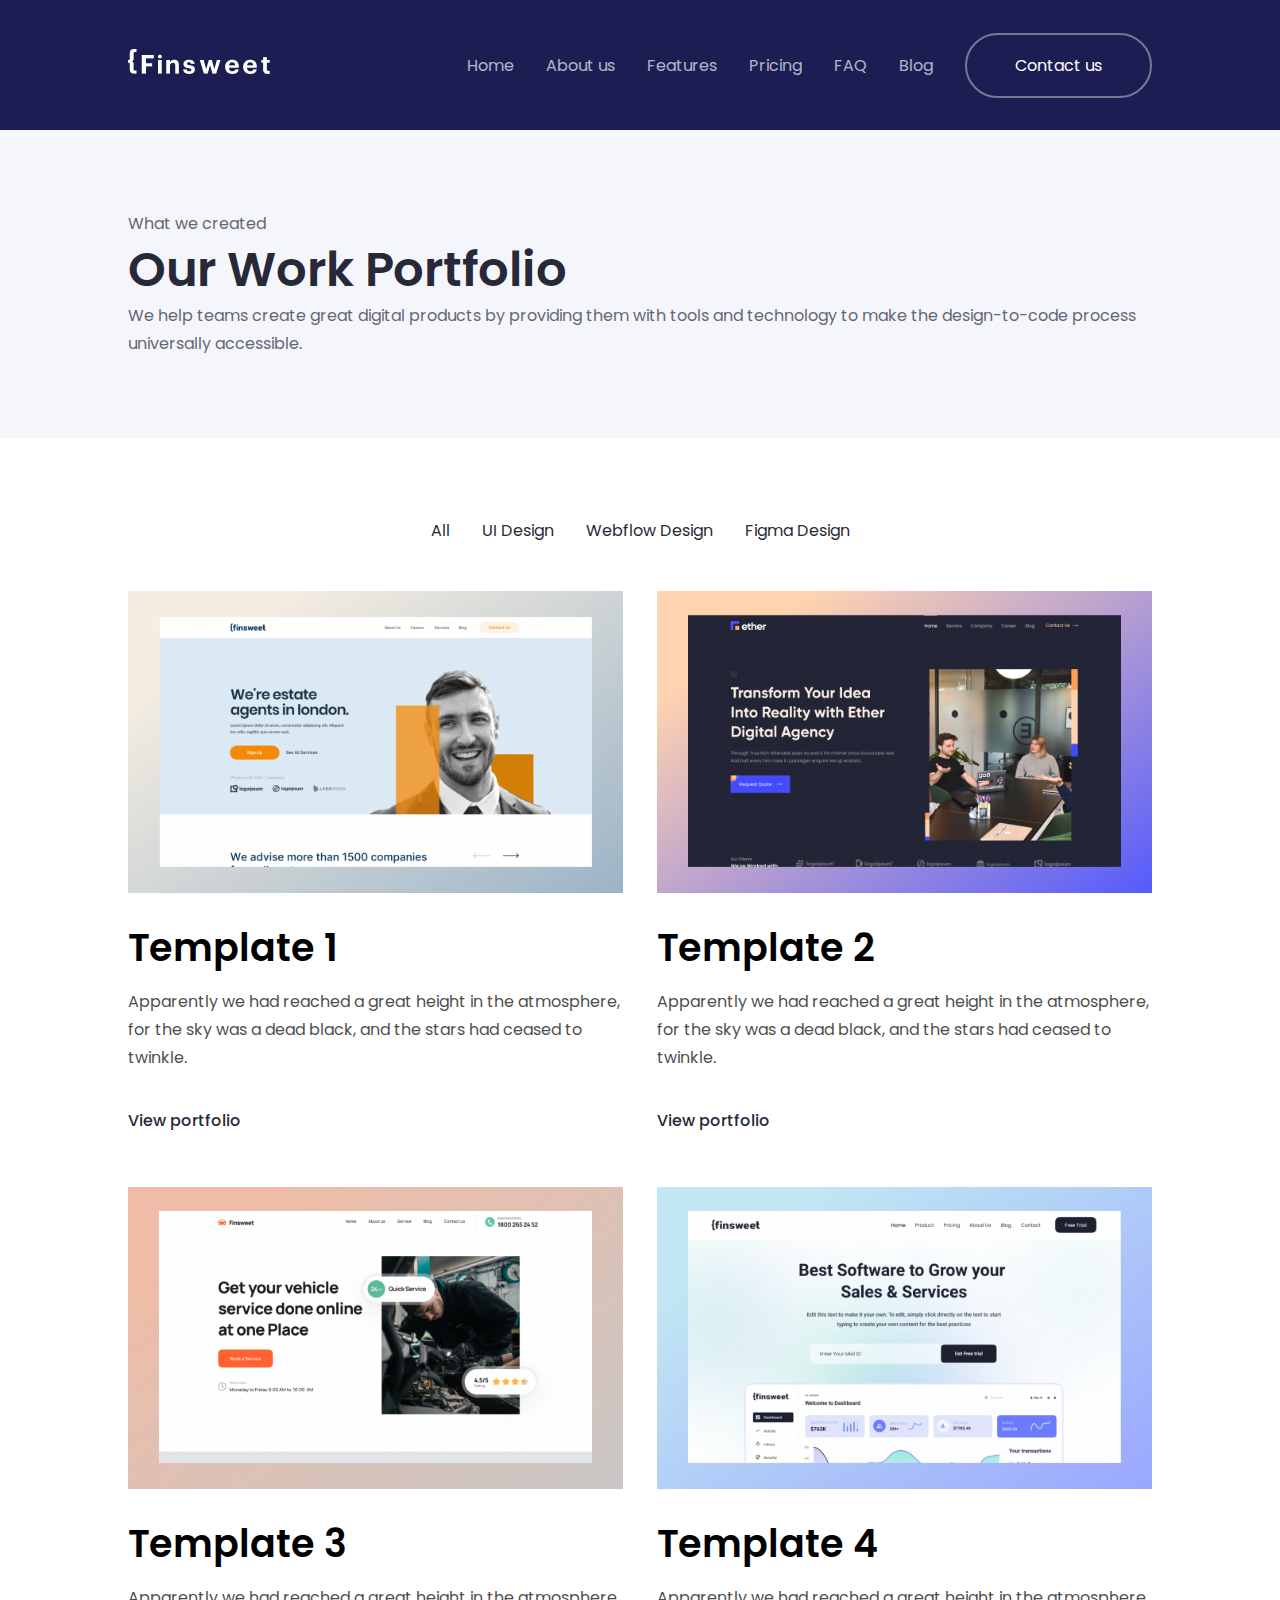
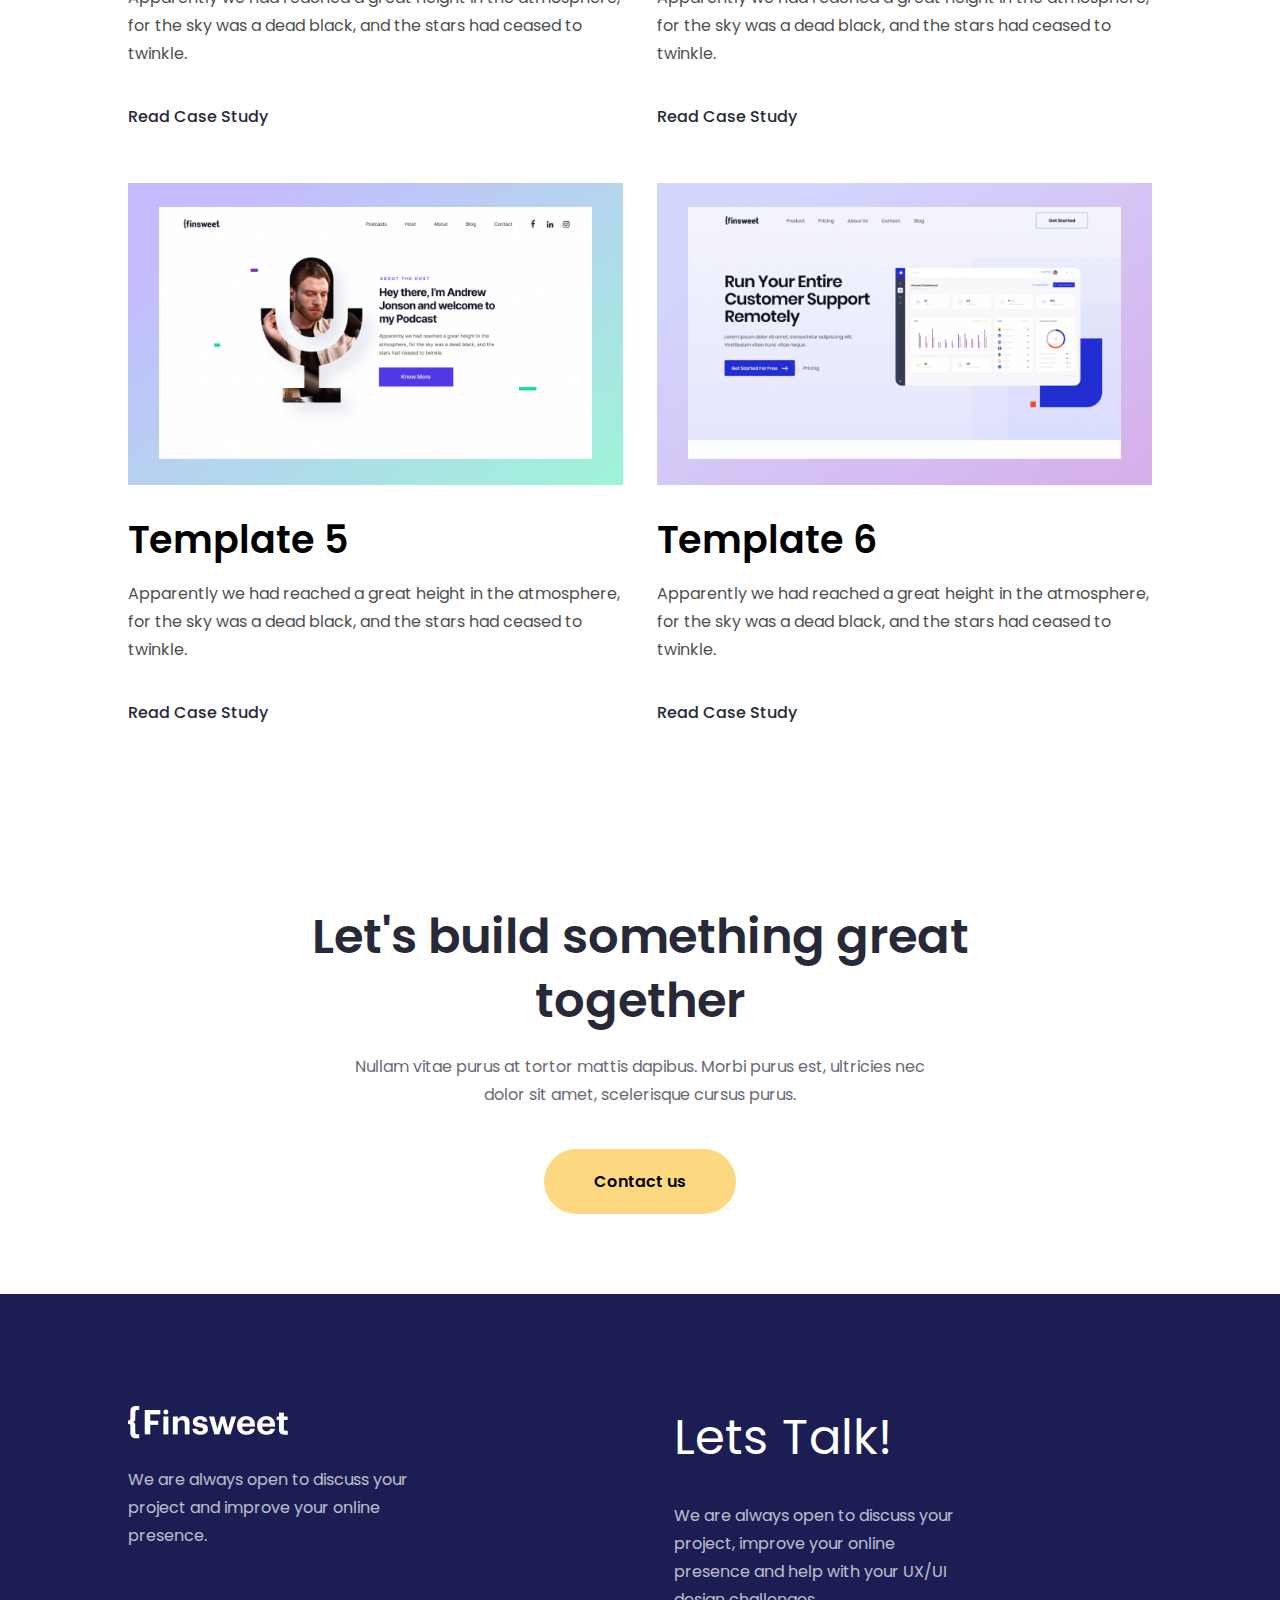
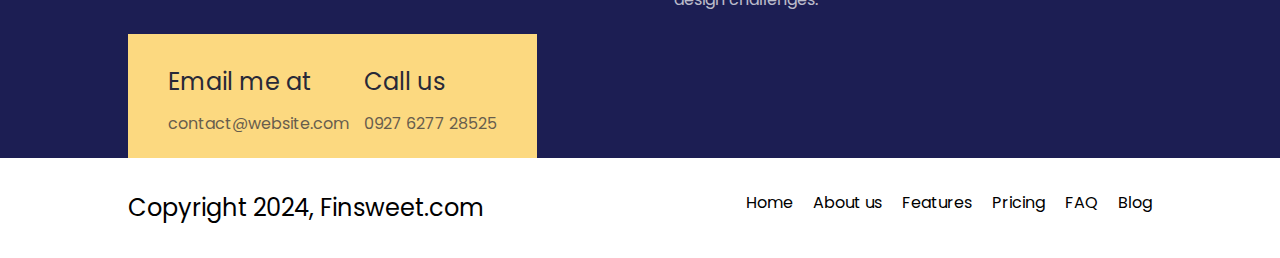
<file: work.html>
<!DOCTYPE html>
<html lang="en">
<head>
    <meta charset="UTF-8">
    <meta name="viewport" content="width=device-width, initial-scale=1.0">
    <title>Work</title>
    <link rel="preconnect" href="https://fonts.googleapis.com">
    <link rel="preconnect" href="https://fonts.gstatic.com" crossorigin>
    <link href="https://fonts.googleapis.com/css2?family=Poppins:ital,wght@0,100;0,200;0,300;0,400;0,500;0,600;0,700;0,800;0,900;1,100;1,200;1,300;1,400;1,500;1,600;1,700;1,800;1,900&display=swap" rel="stylesheet">
    <link rel="stylesheet" href="https://cdnjs.cloudflare.com/ajax/libs/font-awesome/6.5.2/css/all.min.css" integrity="sha512-SnH5WK+bZxgPHs44uWIX+LLJAJ9/2PkPKZ5QiAj6Ta86w+fsb2TkcmfRyVX3pBnMFcV7oQPJkl9QevSCWr3W6A==" crossorigin="anonymous" referrerpolicy="no-referrer" />
    <link rel="stylesheet" href="https://cdnjs.cloudflare.com/ajax/libs/font-awesome/6.5.2/css/all.min.css" integrity="sha512-SnH5WK+bZxgPHs44uWIX+LLJAJ9/2PkPKZ5QiAj6Ta86w+fsb2TkcmfRyVX3pBnMFcV7oQPJkl9QevSCWr3W6A==" crossorigin="anonymous" referrerpolicy="no-referrer" />
    <link rel="stylesheet" href="./assets/style/style.css">
</head>
<body>
     <!--header-->
     <header id="header" class="blue-background">
        <div class="container">
            <div class="header-box flexrow">
                <div class="header-logo">
                    <img src="./assets/images/logo Scope.png" alt="">
                    <img src="./assets/images/logo F.png" alt="">
                    <img src="./assets/images/logo i.png" alt="">
                    <img src="./assets/images/logo n.png" alt="">
                    <img src="./assets/images/logo s.png" alt="">
                    <img src="./assets/images/logo w.png" alt="">
                    <img src="./assets/images/logo e.png" alt="">
                    <img src="./assets/images/logo e.png" alt="">
                    <img src="./assets/images/logo t.png" alt="">
                </div>
                <div class="header-right flexrow">
                    <menu class="header-menu">
                        <ul class="header-menu-list flexrow">
                            <li class="header-menu-item">
                                <a class="opacity_70" href="./old skillls/index.html">Home</a>
                            </li>
                            <li class="header-menu-item">
                                <a class="opacity_70" href="./old skillls/aboutUspage.html">About us</a>
                            </li>
                            <li class="header-menu-item">
                                <a class="opacity_70" href="./feature.html">Features</a>
                            </li>
                            <li class="header-menu-item">
                                <a class="opacity_70" href="">Pricing</a>
                            </li>
                            <li class="header-menu-item">
                                <a class="opacity_70" href="">FAQ</a>
                            </li>
                            <li class="header-menu-item">
                                <a class="opacity_70" href="">Blog</a>
                            </li>
                        </ul>
                    </menu>

                    <div class="button isPrimary contactbtn">
                        <a href="#">Contact us</a>
                    </div>
                </div>
            </div>
        </div>
    </header>

    <!--Portfolio-->
    <section id="portfolio" class="grey-background primarySectionPadding">
        <div class="container">
            <div class="portfolio-box flexcolumn primary-text-color">
                <p>What we created</p>
                <div class="portfolio-text flexcolumn">
                    <h2 class="bold-text">Our Work Portfolio</h2>
                <p>We help teams create great digital products by providing them with tools and technology to make the design-to-code process universally accessible.</p>
                    <div class="icons flexrow">
                        <i class="fa-brands fa-facebook"></i>
                        <i class="fa-brands fa-twitter"></i>
                        <i class="fa-brands fa-instagram"></i>
                        <i class="fa-brands fa-linkedin"></i>
                    </div>
                </div>
            </div>
        </div>
    </section>

    <!--templates-->
    <section id="templates", class="white-background primarySectionPadding">
        <div class="container">
            <div class="templates-box flexcolumn">
                <div class="templates-menu">
                    <menu>
                        <ul class="templates-menu-list flexrow">
                            <li class="templates-menu-list-item">
                                <a class="primary-text-color" href="#">All</a>
                            </li>
                            <li class="templates-menu-list-item">
                                <a class="primary-text-color" href="./readCaseStudies.html">UI Design</a>
                            </li>
                            <li class="templates-menu-list-item">
                                <a class="primary-text-color" href="./readCaseStudies.html">Webflow Design</a>
                            </li>
                            <li class="templates-menu-list-item">
                                <a class="primary-text-color" href="./readCaseStudies.html">Figma Design</a>
                            </li>
                        </ul>
                    </menu>
                </div>

                <div class="templates-grid">
                    <div class="templates-card flexcolumn">
                        <div class="templates-card-img fitImage">
                            <img src="./assets/images/Templates Cover.png" alt="">
                        </div>
                        <div class="templates-card-txt flexcolumn">
                            <h3 class="bold-text">Template 1</h3>
                            <p>Apparently we had reached a great height in the atmosphere, for the sky was a dead black, and the stars had ceased to twinkle.</p>
                            <div class="templates-card-btn">
                                <!-- <div class="textbtn"> -->
                                    <a class="primary-text-color semibold-text" href="./readCaseStudies.html">View portfolio</a>
                                    <i class="fa-solid fa-arrow-right-long"></i>
                                <!-- </div> -->
                            </div>
                        </div>
                    </div>
                    <div class="templates-card flexcolumn">
                        <div class="templates-card-img fitImage">
                            <img src="./assets/images/Templates Cover (1).png" alt="">
                        </div>
                        <div class="templates-card-txt flexcolumn">
                            <h3 class="bold-text">Template 2</h3>
                            <p>Apparently we had reached a great height in the atmosphere, for the sky was a dead black, and the stars had ceased to twinkle.</p>
                            <div class="templates-card-btn">
                                <!-- <div class="textbtn"> -->
                                    <a class="primary-text-color semibold-text" href="./readCaseStudies.html">View portfolio</a>
                                    <i class="fa-solid fa-arrow-right-long"></i>
                                <!-- </div> -->
                            </div>
                        </div>
                    </div>
                    <div class="templates-card flexcolumn">
                        <div class="templates-card-img fitImage">
                            <img src="./assets/images/Templates Cover (2).png" alt="">
                        </div>
                        <div class="templates-card-txt flexcolumn">
                            <h3 class="bold-text">Template 3</h3>
                            <p>Apparently we had reached a great height in the atmosphere, for the sky was a dead black, and the stars had ceased to twinkle.</p>
                            <div class="templates-card-btn">
                                <!-- <div class="textbtn"> -->
                                    <a class="primary-text-color semibold-text" href="./readCaseStudies.html">Read Case Study</a>
                                    <i class="fa-solid fa-arrow-right-long"></i>
                                <!-- </div> -->
                            </div>
                        </div>
                    </div>
                    <div class="templates-card flexcolumn">
                        <div class="templates-card-img fitImage">
                            <img src="./assets/images/Templates Cover (3).png" alt="">
                        </div>
                        <div class="templates-card-txt flexcolumn">
                            <h3 class="bold-text">Template 4</h3>
                            <p>Apparently we had reached a great height in the atmosphere, for the sky was a dead black, and the stars had ceased to twinkle.</p>
                            <div class="templates-card-btn">
                                <!-- <div class="textbtn"> -->
                                    <a class="primary-text-color semibold-text" href="./readCaseStudies.html">Read Case Study</a>
                                    <i class="fa-solid fa-arrow-right-long"></i>
                                <!-- </div> -->
                            </div>
                        </div>
                    </div>
                    <div class="templates-card flexcolumn">
                        <div class="templates-card-img fitImage">
                            <img src="./assets/images/Templates Cover (4).png" alt="">
                        </div>
                        <div class="templates-card-txt flexcolumn">
                            <h3 class="bold-text">Template 5</h3>
                            <p>Apparently we had reached a great height in the atmosphere, for the sky was a dead black, and the stars had ceased to twinkle.</p>
                            <div class="templates-card-btn">
                                <!-- <div class="textbtn"> -->
                                    <a class="primary-text-color semibold-text" href="./readCaseStudies.html">Read Case Study</a>
                                    <i class="fa-solid fa-arrow-right-long"></i>
                                <!-- </div> -->
                            </div>
                        </div>
                    </div>
                    <div class="templates-card flexcolumn">
                        <div class="templates-card-img fitImage">
                            <img src="./assets/images/Templates Cover (5).png" alt="">
                        </div>
                        <div class="templates-card-txt flexcolumn">
                            <h3 class="bold-text">Template 6</h3>
                            <p>Apparently we had reached a great height in the atmosphere, for the sky was a dead black, and the stars had ceased to twinkle.</p>
                            <div class="templates-card-btn">
                                <!-- <div class="textbtn"> -->
                                    <a class="primary-text-color semibold-text" href="./readCaseStudies.html">Read Case Study</a>
                                    <i class="fa-solid fa-arrow-right-long"></i>
                                <!-- </div> -->
                            </div>
                        </div>
                    </div>
                </div>
            </div>
        </div>
    </section>

    <!--build-->
    <section id="build" class="white-background primarySectionPadding">
        <div class="container">
            <div class="build-box primary-text-color flexcolumn">
                <div class="build-text flexcolumn">
                    <h2 class="bold-text">Let's build something great together</h2>
                    <p>Nullam vitae purus at tortor mattis dapibus. Morbi purus est, ultricies nec dolor sit amet, scelerisque cursus purus.</p>
                </div>
                <div class="button isPrimary yellowbtn">
                    <a class="black-text bold-text" href="#">Contact us</a>
                </div>
            </div>
        </div>
    </section>

     <!--footer-->
     <section id="contact" class="blue-background">
        <div class="container">
            <div class="contact-box flexrow">
                <div class="contact-left flexcolumn">
                    <div class="logo">
                        <img src="./assets/images/Logo.png" alt="">
                        <p class="white-text">We are always open to discuss your project and improve your online presence.</p>
                    </div>
                    <div class="contact-info flexrow yellow-background-1 primary-text-color">
                        <div class="email">
                            <h6>Email me at</h6>
                            <p>contact@website.com</p>
                        </div>
                        <div class="phone">
                            <h6>Call us</h6>
                            <p>0927 6277 28525</p>
                        </div>
                    </div>
                </div>
                <div class="contact-right white-text flexcolumn">
                    <h2>Lets Talk!</h2>
                    <p>We are always open to discuss your project, improve your online presence and help with your UX/UI design challenges.</p>
                    <div class="icons flexrow">
                        <i class="fa-brands fa-facebook"></i>
                        <i class="fa-brands fa-twitter"></i>
                        <i class="fa-brands fa-instagram"></i>
                        <i class="fa-brands fa-linkedin"></i>
                    </div>
                </div>
            </div>
        </div>
    </section>
    <footer id="footer" class="white-background">
        <div class="container">
            <div class="footer-box flexrow">
                <div class="footer-left">
                    <h6>Copyright 2024, Finsweet.com</h6>
                </div>
                <div class="footer-right">
                    <menu class="footer-menu">
                        <ul class="flexrow">
                            <li class="footer-menu-items">
                                Home
                            </li>
                            <li class="footer-menu-items">
                                About us
                            </li>
                            <li class="footer-menu-items">
                                Features
                            </li>
                            <li class="footer-menu-items">
                                Pricing
                            </li>
                            <li class="footer-menu-items">
                                FAQ
                            </li>
                            <li class="footer-menu-items">
                                Blog
                            </li>
                        </ul>
                    </menu>
                </div>
            </div>
        </div>
    </footer>
</body>
</html>
</file>
<file: assets/style/style.css>
* {
  margin: 0;
  padding: 0;
  font-size: 16px;
  font-weight: 400;
  font-family: "Poppins", sans-serif;
  box-sizing: border-box;
}

a {
  text-decoration: none;
}

li {
  list-style: none;
}

.container {
  max-width: 90%;
  width: 100%;
  margin: 0 auto;
}

@media (min-width: 1400px) {
  .container {
    max-width: 1280px;
  }
}
@media (max-width: 1280px) {
  .container {
    max-width: 1024px;
  }
}
@media (max-width: 940px) {
  .container {
    max-width: 768px;
  }
}
@media (max-width: 580px) {
  .container {
    max-width: 100%;
  }
}
.semibold-text {
  font-weight: 500;
}

.bold-text {
  font-weight: 600;
}

.xbold-text {
  font-weight: 700;
}

p {
  opacity: 0.7;
}

.opacity_70 {
  opacity: 0.7;
}

.opacity_80 {
  opacity: 0.8;
}

.opacity_89 {
  opacity: 89%;
}

.full_opacity {
  opacity: 1;
}

.white-text {
  color: #fff;
}

.primary-text-color {
  color: #282938;
}

.royalblue-text {
  color: #2405F2;
}

.black-text {
  color: #000;
}

.blue-background {
  background-color: #1C1E53;
}

.white-background {
  background-color: #fff;
}

.grey-background {
  background-color: #F4F6FC;
}

.yellow-background {
  background-color: rgba(252, 217, 128, 0.1);
}

.yellow-background-1 {
  background-color: #FCD980;
}

@media (min-width: 580px) {
  h1 {
    font-size: 54px;
    line-height: 74px;
  }
  h2 {
    font-size: 48px;
    line-height: 64px;
  }
  h3 {
    font-size: 38px;
    line-height: 56px;
  }
  h4 {
    font-size: 36px;
    line-height: 56px;
  }
  h5 {
    font-size: 32px;
    line-height: 48px;
  }
  h6 {
    font-size: 24px;
    line-height: 36px;
  }
  p {
    line-height: 28px;
  }
}
@media (max-width: 580px) {
  h1 {
    font-size: 40px;
    line-height: 52px;
  }
  h2 {
    font-size: 32px;
    line-height: 44px;
  }
  h3 {
    font-size: 24px;
    line-height: 36px;
  }
  h4 {
    font-size: 20px;
    line-height: 30px;
  }
  h5 {
    font-size: 16px;
    line-height: 24px;
  }
  h6 {
    font-size: 14px;
    line-height: 21px;
  }
}
.flexrow {
  display: flex;
}

.flexcolumn {
  display: flex;
  flex-direction: column;
}

.button {
  border: 2px solid transparent;
  border-radius: 40px;
}

.isPrimary {
  padding: 18px 48px;
}

.isLarge {
  padding: 20px 48px;
}

.isSmall {
  padding: 12px 20px;
}

.yellowbtn {
  background-color: #FCD980;
}

.darkbluebtn {
  background-color: #282938;
}
.darkbluebtn a {
  color: #fff;
}

.contactbtn {
  background-color: transparent;
  border: 2px solid rgba(255, 255, 255, 0.4);
}
.contactbtn a {
  color: #fff;
}

.textbtn {
  background-color: transparent;
}
.textbtn a {
  color: #000;
}

.readmore {
  background-color: transparent;
}
.readmore a {
  color: #2405F2;
}

.yellowbtn:hover {
  border: 2px solid #FCD980;
  background-color: rgba(252, 217, 128, 0.4);
}
.yellowbtn:hover a {
  color: #FCD980;
}

.darkbluebtn:hover {
  border: 2px solid #282938;
  background-color: rgba(40, 41, 56, 0.4);
}

.contactbtn:hover {
  background-color: rgba(255, 255, 255, 0.2);
  border-color: transparent;
}

.textbtn:hover a {
  color: #F4F6FC;
}

.readmore:visited a {
  color: purple;
}

.primarySectionPadding {
  padding: 5rem 0;
}

.fitImage img {
  width: 100%;
  -o-object-fit: cover;
     object-fit: cover;
}

.underline-grey {
  border-bottom: 2px solid #F4F6FC;
}

#header {
  padding: 1rem 0;
}

.header-box.flexrow {
  justify-content: space-between;
}
.header-logo {
  margin: 33px 0;
}
.header-right.flexrow {
  justify-content: space-between;
  align-items: center;
  gap: 32px;
}
.header-menu-list.flexrow {
  gap: 32px;
}
.header-menu-list.flexrow a {
  color: #EEF4FA;
  padding-bottom: 16px;
}

.header-menu-item a:hover {
  border-bottom: 2px solid #EEF4FA;
}

@media (max-width: 962px) {
  .header-menu-list.flexrow {
    flex-direction: column;
  }
}
@media (max-width: 580px) {
  .header-menu {
    display: none;
  }
}
#contact {
  padding: 7rem 0;
  position: relative;
}

.contact-box.flexrow {
  gap: 13rem;
}
.contact-left, .contact .flexcolumn {
  gap: 20px;
}
.contact-info.flexrow {
  margin-top: 10px;
  padding: 20px 40px;
  gap: 15px;
  position: absolute;
  bottom: 0;
}
.contact-info.flexrow h6 {
  margin: 10px 0;
}
.contact-right, .contact .flexcolumn {
  padding-left: 20px;
  gap: 32px;
}
.contact-right p, .contact .flexcolumn p {
  max-width: 61%;
  width: 100%;
}

.logo p {
  margin: 20px 0;
}

.icons, .flexrow {
  gap: 25px;
}

/* END CONTACT */
/* footer */
.footer-box.flexrow {
  padding: 32px 0;
  justify-content: space-between;
}
.footer-right ul.flexrow {
  justify-content: space-between;
  gap: 20px;
}

@media (max-width: 780px) {
  .contact-box.flexrow {
    flex-direction: column;
    padding-bottom: 50px;
  }
}
.build-box.flexcolumn {
  gap: 40px;
  align-items: center;
  text-align: center;
}
.build-text.flexcolumn {
  max-width: 700px;
  width: 100%;
  align-items: center;
  gap: 20px;
}
.build-text.flexcolumn p {
  max-width: 85%;
  width: 100%;
}

#benefits {
  padding-bottom: 30px;
}

.benefits-box.flexcolumn {
  align-items: center;
  gap: 48px;
}
.benefits-box.flexcolumn h2 {
  max-width: 600px;
  width: 100%;
  text-align: center;
}
.benefits-cards.flexrow {
  gap: 32px;
  transform: scale(1);
}
.benefits-card.flexcolumn {
  padding: 50px 32px 48px 47px;
  gap: 26px;
}
.benefits-card img {
  width: 24px;
}
.benefits-card-txt.flexcolumn {
  gap: 12px;
}

.benefits-card {
  transition: opacity 0.6s ease;
}

.benefits-cards:hover > :not(:hover) {
  opacity: 0.4;
}

@media (max-width: 962px) {
  .benefits-cards.flexrow {
    flex-wrap: wrap;
  }
}
.supporters-box.flexrow {
  margin: 4rem 0;
  justify-content: space-between;
}

@media (max-width: 980px) {
  .supporters-box {
    flex-wrap: wrap;
    gap: 10px;
  }
}
.questions-box.flexrow {
  gap: 7rem;
}
.questions-left.flexcolumn {
  gap: 1rem;
}
.questions-sentences {
  padding: 32px 0;
  border-bottom: 2px solid #F4F6FC;
}
.questions-sentences.flexrow {
  justify-content: space-between;
  gap: 30px;
}
.questions-sentences:nth-child(5) {
  border-bottom: none;
}

@media (max-width: 780px) {
  .questions-box.flexrow {
    flex-direction: column;
  }
}
.f-hero-box.flexrow {
  margin: 30px 0;
  gap: 60px;
}
.f-hero-card.flexcolumn {
  max-width: 600px;
  width: 100%;
  gap: 32px;
}
.f-hero-card.flexcolumn h1 {
  max-width: 500px;
  width: 100%;
}
.f-hero-card.flexcolumn .button {
  max-width: 200px;
  width: 100%;
}

@media (max-width: 962px) {
  .f-hero-box.flexrow {
    flex-direction: column-reverse;
    align-items: center;
    max-width: 100%;
  }
}
@media (max-width: 580px) {
  .f-hero-box.flexrow {
    margin: 0 10px;
  }
  .f-hero-box.flexrow img {
    width: 100%;
    -o-object-fit: cover;
       object-fit: cover;
  }
}
.client-box.flexrow, .support-box.flexrow {
  justify-content: space-between;
  gap: 5rem;
}
.client-left.flexcolumn, .support-left.flexcolumn {
  gap: 1rem;
  max-width: 45%;
}
.client-left.flexcolumn h6, .support-left.flexcolumn h6 {
  font-size: 18px;
  line-height: 32px;
}

@media (max-width: 962px) {
  .client-box.flexrow, .support-box.flexrow {
    flex-direction: column-reverse;
  }
  .client-left.flexcolumn, .support-left.flexcolumn {
    max-width: 100%;
    align-items: center;
    text-align: center;
  }
}
.revision-box.flexrow, .delivery-box.flexrow {
  justify-content: space-between;
  gap: 5rem;
}
.revision-right.flexcolumn, .delivery-right.flexcolumn {
  gap: 1rem;
  max-width: 45%;
}
.revision-right.flexcolumn h6, .delivery-right.flexcolumn h6 {
  font-size: 18px;
  line-height: 32px;
}

@media (max-width: 962px) {
  .revision-box, .delivery-box {
    flex-direction: column;
  }
  .revision-right, .delivery-right {
    max-width: 100%;
    align-items: center;
    text-align: center;
  }
}
.portfolio.flexcolumn-box {
  align-items: center;
  text-align: center;
  gap: 4px;
}
.portfolio.flexcolumn-box p {
  max-width: 56%;
}
.portfolio.flexcolumn-text.flexcolumn {
  align-items: center;
  gap: 24px;
}

.templates-box.flexcolumn {
  gap: 48px;
  align-items: center;
}
.templates-menu-list.flexrow {
  gap: 32px;
}
.templates-grid {
  display: grid;
  grid-template-columns: repeat(2, 1fr);
  gap: 34px;
}
.templates-card-txt.flexcolumn {
  margin: 20px 0;
  gap: 12px;
}
.templates-card-btn {
  margin-top: 24px;
}
.templates-card-btn i {
  transform: translateX(0);
  transition: all 0.4s ease-in-out;
}

.templates-menu-list-item a:active, .templates-menu-list-item a:focus {
  color: #2405F2;
  font-weight: 500;
}
.templates-card-btn a:hover {
  color: #2405F2;
}
.templates-card-btn i:hover {
  transform: translateX(10px);
}

@media (max-width: 800px) {
  .templates-grid {
    grid-template-columns: 1fr;
  }
}
.design-box.flexcolumn {
  gap: 40px;
}
.design-text.flexcolumn {
  gap: 16px;
  max-width: 820px;
  width: 100%;
}
.design-text.flexcolumn h2 {
  max-width: 600px;
  width: 100%;
}
.design-sample.flexrow {
  justify-content: space-between;
  padding-bottom: 32px;
  border-bottom: 1px solid rgba(40, 41, 56, 0.3);
}

#about {
  max-width: 840px;
  width: 100%;
  margin: 0 auto;
}

.about-article.flexcolumn {
  justify-content: space-between;
  gap: 24px;
  text-align: justify;
}
.about-article-top.flexcolumn {
  gap: 12px;
}
.about-article li {
  list-style: disc;
}
.about-article ul {
  margin-left: 20px;
  gap: 16px;
}
.about-img {
  margin: 4rem 0;
}

.keywords-box.flexrow {
  justify-content: center;
  border-bottom: 1px solid rgba(40, 41, 56, 0.3);
  border-top: 1px solid rgba(40, 41, 56, 0.3);
  padding: 24px 0;
}
.keywords-item:first-child {
  font-size: 24px;
  line-height: 36px;
  color: #2405F2;
}
.keywords-item {
  font-size: 18px;
  line-height: 32px;
}

.uxcase-top.flexcolumn {
  align-items: center;
  text-align: center;
  max-width: 920px;
  width: 100%;
  margin: 0 auto;
}
.uxcase-img-bg {
  margin: 40px 0;
  background-image: url("../../images/uxcase.png");
  background-repeat: repeat;
  background-size: cover;
  width: 100%;
}/*# sourceMappingURL=style.css.map */
</file>
